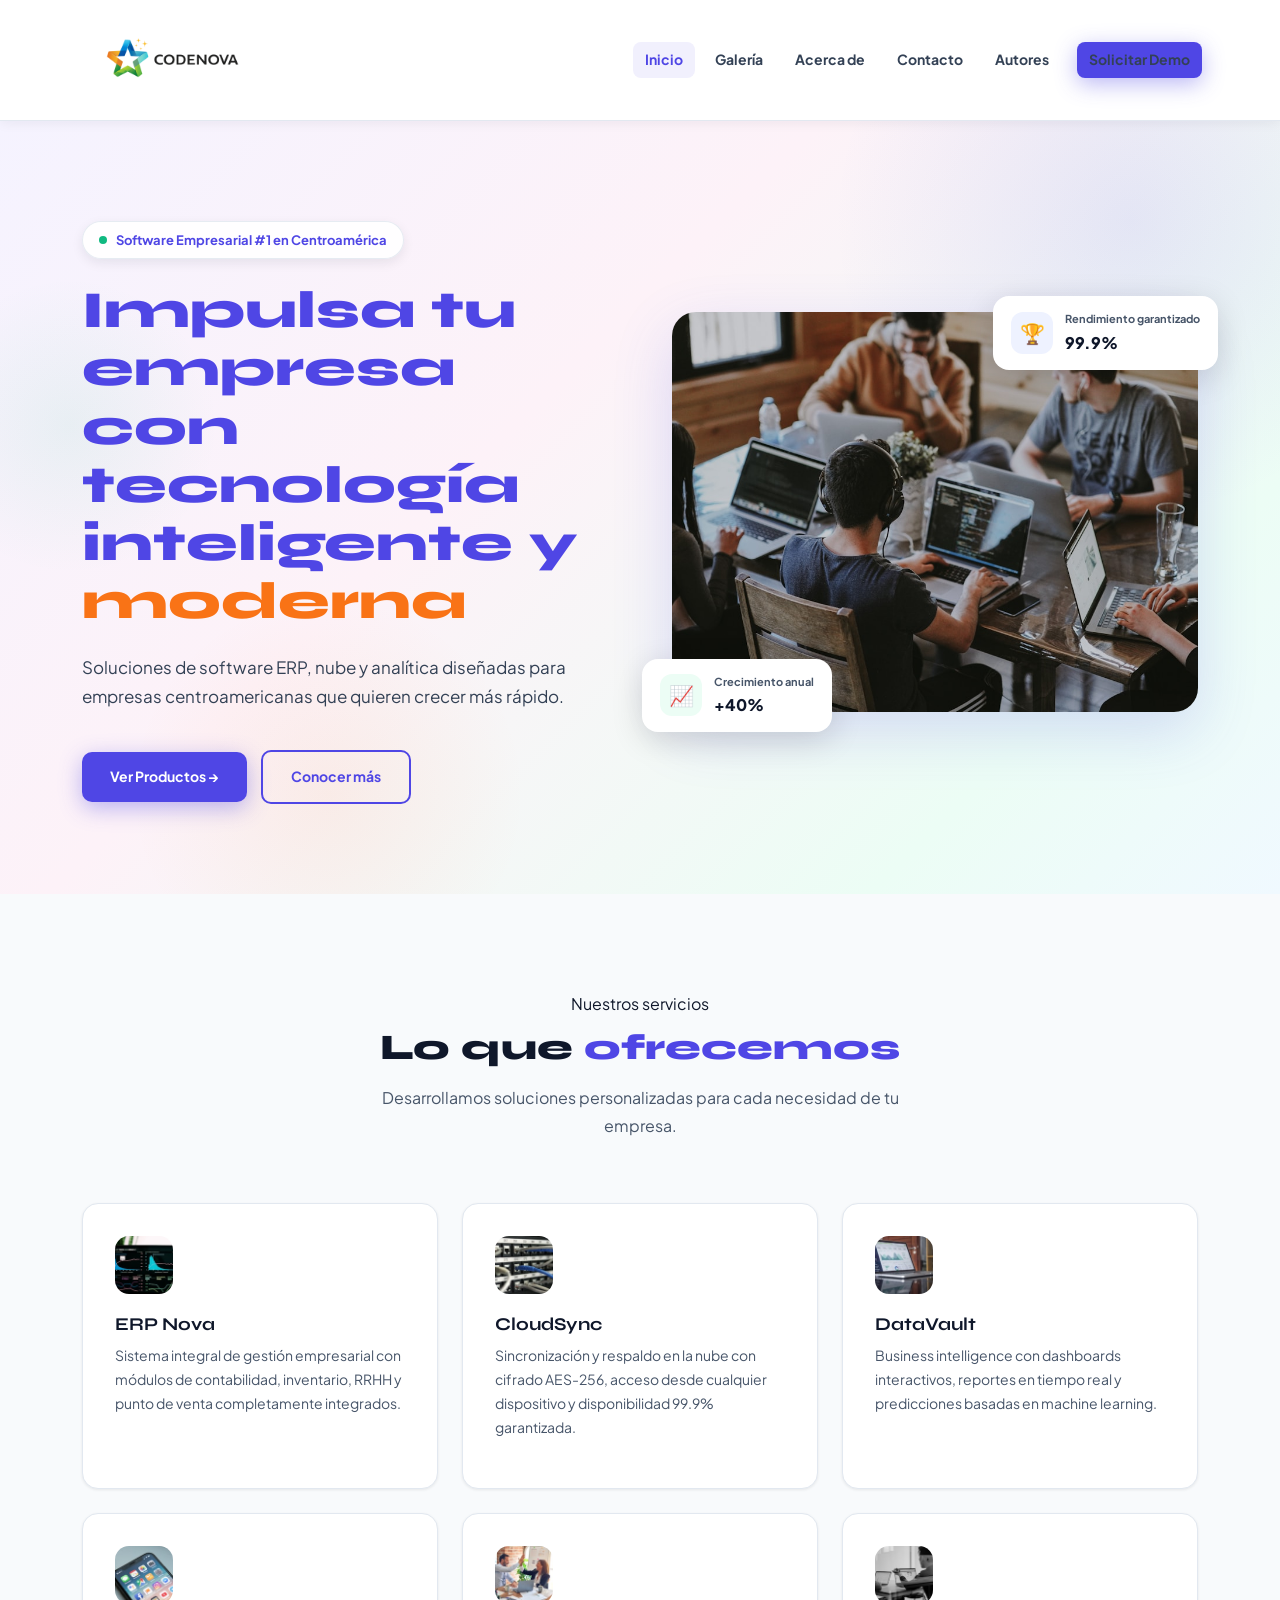
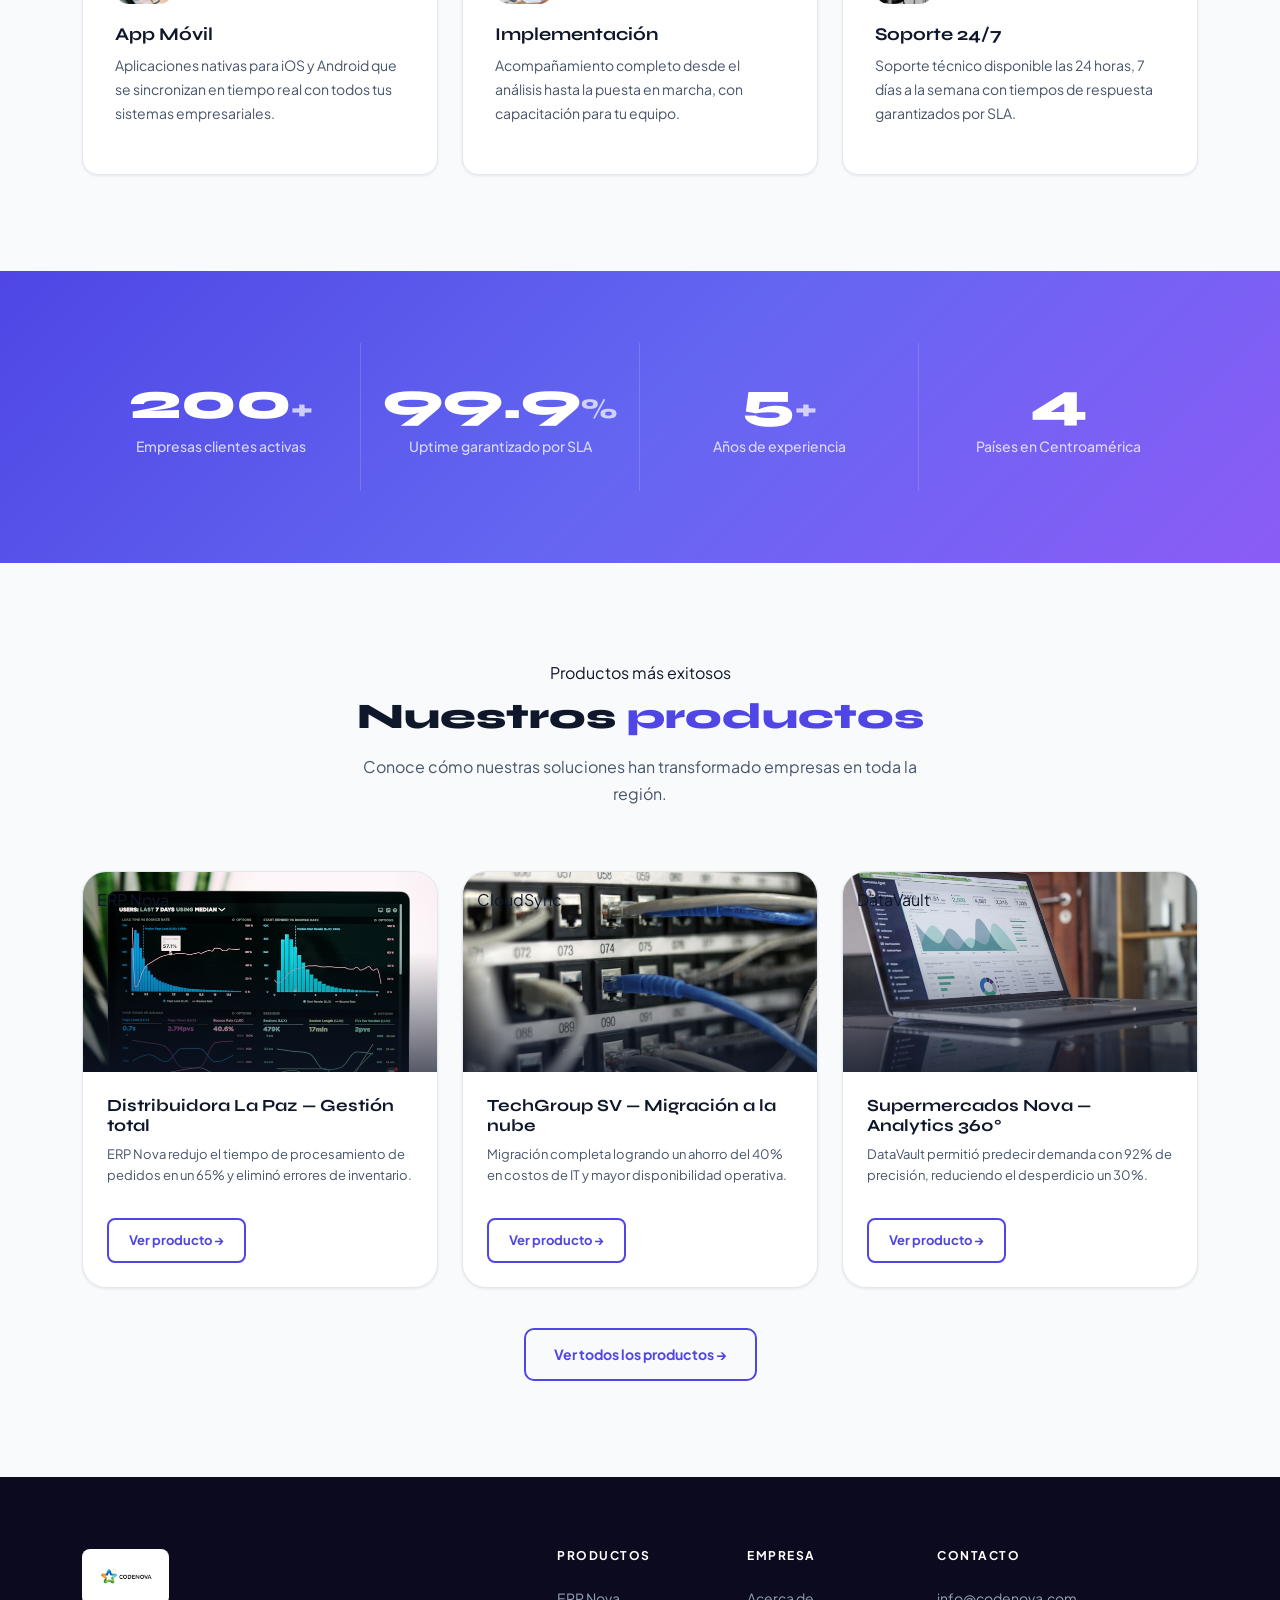
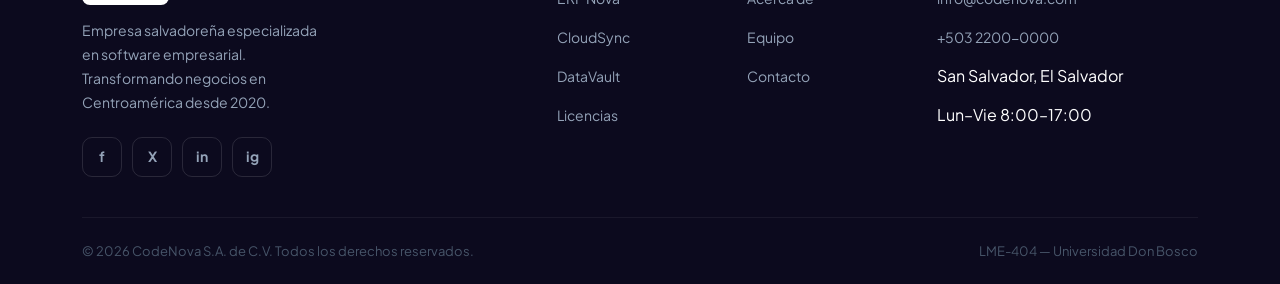
<file: index.html>
<!DOCTYPE html>
<html lang="es">
<head>
  <meta charset="UTF-8"/>
  <meta name="viewport" content="width=device-width, initial-scale=1.0"/>
  <title>CodeNova — Software Empresarial</title>
  <link href="https://cdn.jsdelivr.net/npm/bootstrap@5.3.3/dist/css/bootstrap.min.css" rel="stylesheet"/>
  <link rel="stylesheet" href="css/styles.css"/>
</head>
<body>
<!-- NAVEGACIÓN -->
<nav class="nav-principal" id="navbar">
  <div class="nav-cont">
    <a href="index.html" class="nav-logo-link" aria-label="CodeNova">
      <img src="img/Logo.png" alt="CodeNova"/>
    </a>
    <ul class="nav-menu" id="navMenu">
      <li><a href="index.html" class="activo">Inicio</a></li>
      <li><a href="galeria.html">Galería</a></li>
      <li><a href="acerca.html">Acerca de</a></li>
      <li><a href="contacto.html">Contacto</a></li>
      <li><a href="autores.html">Autores</a></li>
      <li class="nav-accion">
        <a href="contacto.html" class="btn-cn btn-cn-primario btn-cn-pequeño">Solicitar Demo</a>
      </li>
    </ul>
    <button class="btn-menu" id="btnMenu" aria-label="Menú">
      <span></span><span></span><span></span>
    </button>
  </div>
</nav>
<main>
  <section class="hero-inicio">
    <div class="hero-fondo"></div>
    <div class="hero-burbuja hero-burbuja-1"></div>
    <div class="hero-burbuja hero-burbuja-2"></div>
    <div class="hero-burbuja hero-burbuja-3"></div>
    <div class="container">
      <div class="hero-grid">
        <div class="hero-texto">
          <div class="hero-label animar-entrada">
            <span class="punto-verde"></span>
            Software Empresarial #1 en Centroamérica
          </div>
          <h1 class="animar-entrada-2">
            Impulsa tu empresa con tecnología inteligente y <span class="texto-naranja">moderna</span>
          </h1>
          <p class="hero-parrafo animar-entrada-3">
            Soluciones de software ERP, nube y analítica diseñadas para empresas centroamericanas que quieren crecer más rápido.
          </p>
          <div class="hero-botones animar-entrada-3">
            <a href="galeria.html" class="btn-cn btn-cn-primario">Ver Productos &rarr;</a>
            <a href="acerca.html"  class="btn-cn btn-cn-borde">Conocer más</a>
          </div>
        </div>
        <div class="hero-img animar-entrada-2">
          <div class="tarj-float tarj-float-inf">
            <div class="icono-tarjeta icono-verde">📈</div>
            <div>
              <div class="tarjeta-etiq">Crecimiento anual</div>
              <div class="tarjeta-valor">+40%</div>
            </div>
          </div>
          <div class="hero-img-prin">
            <img src="img/index imagen prinsipal.jpeg" alt="Equipo CodeNova"/>
          </div>
          <div class="tarj-float tarj-float-sup">
            <div class="icono-tarjeta icono-indigo">🏆</div>
            <div>
              <div class="tarjeta-etiq">Rendimiento garantizado</div>
              <div class="tarjeta-valor">99.9%</div>
            </div>
          </div>
        </div>
      </div>
    </div>
  </section>
  <!-- SERVICIOS -->
  <section class="seccion-gris">
    <div class="container">
      <div class="cab-sec">
        <div class="etiqueta etiqueta-indigo">Nuestros servicios</div>
        <h2>Lo que <span>ofrecemos</span></h2>
        <p>Desarrollamos soluciones personalizadas para cada necesidad de tu empresa.</p>
      </div>
      <div class="row g-4">
        <div class="col-lg-4 col-md-6">
          <div class="tarjeta-servicio linea-indigo">
            <div class="servicio-icono">
              <img src="img/tarjeta servicio1.jpeg" alt="ERP"/>
            </div>
            <h3>ERP Nova</h3>
            <p>Sistema integral de gestión empresarial con módulos de contabilidad, inventario, RRHH y punto de venta completamente integrados.</p>
          </div>
        </div>
        <div class="col-lg-4 col-md-6">
          <div class="tarjeta-servicio linea-naranja">
            <div class="servicio-icono">
              <img src="img/targeta servicio2.jpeg" alt="Cloud"/>
            </div>
            <h3>CloudSync</h3>
            <p>Sincronización y respaldo en la nube con cifrado AES-256, acceso desde cualquier dispositivo y disponibilidad 99.9% garantizada.</p>
          </div>
        </div>
        <div class="col-lg-4 col-md-6">
          <div class="tarjeta-servicio linea-verde">
            <div class="servicio-icono">
              <img src="img/targeta servicio3.jpeg" alt="Analytics"/>
            </div>
            <h3>DataVault</h3>
            <p>Business intelligence con dashboards interactivos, reportes en tiempo real y predicciones basadas en machine learning.</p>
          </div>
        </div>
        <div class="col-lg-4 col-md-6">
          <div class="tarjeta-servicio linea-cielo">
            <div class="servicio-icono">
              <img src="img/targeta servicio4.jpeg" alt="Mobile"/>
            </div>
            <h3>App Móvil</h3>
            <p>Aplicaciones nativas para iOS y Android que se sincronizan en tiempo real con todos tus sistemas empresariales.</p>
          </div>
        </div>
        <div class="col-lg-4 col-md-6">
          <div class="tarjeta-servicio linea-rosa">
            <div class="servicio-icono">
              <img src="img/targeta servicio5.jpeg" alt="Impl"/>
            </div>
            <h3>Implementación</h3>
            <p>Acompañamiento completo desde el análisis hasta la puesta en marcha, con capacitación para tu equipo.</p>
          </div>
        </div>
        <div class="col-lg-4 col-md-6">
          <div class="tarjeta-servicio linea-ambar">
            <div class="servicio-icono">
              <img src="img/targeta servicio6.jpeg" alt="Soporte"/>
            </div>
            <h3>Soporte 24/7</h3>
            <p>Soporte técnico disponible las 24 horas, 7 días a la semana con tiempos de respuesta garantizados por SLA.</p>
          </div>
        </div>
      </div>
    </div>
  </section>
 
  <!-- ESTADÍSTICAS -->
  <div class="sec-est">
    <div class="container">
      <div class="row g-0">
        <div class="est-item col-6 col-lg-3">
          <div class="est-num">200<span class="est-unid">+</span></div>
          <div class="est-etq">Empresas clientes activas</div>
        </div>
        <div class="est-item col-6 col-lg-3">
          <div class="est-num">99.9<span class="est-unid">%</span></div>
          <div class="est-etq">Uptime garantizado por SLA</div>
        </div>
        <div class="est-item col-6 col-lg-3">
          <div class="est-num">5<span class="est-unid">+</span></div>
          <div class="est-etq">Años de experiencia</div>
        </div>
        <div class="est-item col-6 col-lg-3">
          <div class="est-num">4</div>
          <div class="est-etq">Países en Centroamérica</div>
        </div>
      </div>
    </div>
  </div>
  <!-- PRODUCTOS -->
  <section class="seccion-gris">
    <div class="container">
      <div class="cab-sec">
        <div class="etiqueta etiqueta-naranja">Productos más exitosos</div>
        <h2>Nuestros <span>productos</span></h2>
        <p>Conoce cómo nuestras soluciones han transformado empresas en toda la región.</p>
      </div>
      <div class="row g-4">
        <div class="col-lg-4 col-md-6">
          <div class="tarjeta-producto">
            <div class="producto-imagen">
              <img src="img/producto index1.jpeg" alt="ERP"/>
              <div class="producto-sombra"></div>
              <div class="producto-badge"><span class="etiqueta etiqueta-indigo etiqueta-xs">ERP Nova</span></div>
            </div>
            <div class="producto-texto">
              <h3>Distribuidora La Paz — Gestión total</h3>
              <p>ERP Nova redujo el tiempo de procesamiento de pedidos en un 65% y eliminó errores de inventario.</p>
              <a href="galeria.html" class="btn-cn btn-cn-borde btn-cn-pequeño mt-14">Ver producto &rarr;</a>
            </div>
          </div>
        </div>
        <div class="col-lg-4 col-md-6">
          <div class="tarjeta-producto">
            <div class="producto-imagen">
              <img src="img/producto index2.jpeg" alt="CloudSync"/>
              <div class="producto-sombra"></div>
              <div class="producto-badge"><span class="etiqueta etiqueta-verde etiqueta-xs">CloudSync</span></div>
            </div>
            <div class="producto-texto">
              <h3>TechGroup SV — Migración a la nube</h3>
              <p>Migración completa logrando un ahorro del 40% en costos de IT y mayor disponibilidad operativa.</p>
              <a href="galeria.html" class="btn-cn btn-cn-borde btn-cn-pequeño mt-14">Ver producto &rarr;</a>
            </div>
          </div>
        </div>
        <div class="col-lg-4 col-md-6">
          <div class="tarjeta-producto">
            <div class="producto-imagen">
              <img src="img/producto index3.jpeg" alt="DataVault"/>
              <div class="producto-sombra"></div>
              <div class="producto-badge"><span class="etiqueta etiqueta-rosa etiqueta-xs">DataVault</span></div>
            </div>
            <div class="producto-texto">
              <h3>Supermercados Nova — Analytics 360°</h3>
              <p>DataVault permitió predecir demanda con 92% de precisión, reduciendo el desperdicio un 30%.</p>
              <a href="galeria.html" class="btn-cn btn-cn-borde btn-cn-pequeño mt-14">Ver producto &rarr;</a>
            </div>
          </div>
        </div>
      </div>
      <div class="centrar-mt">
        <a href="galeria.html" class="btn-cn btn-cn-borde">Ver todos los productos &rarr;</a>
      </div>
    </div>
  </section>

</main>
<!-- PIE DE PÁGINA -->
<footer class="pie-pagina">
  <div class="container">
    <div class="row gy-4">
      <div class="col-lg-5">
        <div class="pie-descripcion">
          <a href="index.html" class="pie-logo" aria-label="CodeNova">
            <img src="img/Logo.png" alt="CodeNova"/>
          </a>
          <p>Empresa salvadoreña especializada en software empresarial. Transformando negocios en Centroamérica desde 2020.</p>
          <div class="redes-sociales">
            <a href="#" aria-label="Facebook">f</a>
            <a href="#" aria-label="X">X</a>
            <a href="#" aria-label="LinkedIn">in</a>
            <a href="#" aria-label="Instagram">ig</a>
          </div>
        </div>
      </div>
      <div class="col-lg-2 col-md-4">
        <div class="columna-pie">
          <h4>Productos</h4>
          <ul>
            <li><a href="galeria.html">ERP Nova</a></li>
            <li><a href="galeria.html">CloudSync</a></li>
            <li><a href="galeria.html">DataVault</a></li>
            <li><a href="contacto.html">Licencias</a></li>
          </ul>
        </div>
      </div>
      <div class="col-lg-2 col-md-4">
        <div class="columna-pie">
          <h4>Empresa</h4>
          <ul>
            <li><a href="acerca.html">Acerca de</a></li>
            <li><a href="autores.html">Equipo</a></li>
            <li><a href="contacto.html">Contacto</a></li>
          </ul>
        </div>
      </div>
      <div class="col-lg-3 col-md-4">
        <div class="columna-pie">
          <h4>Contacto</h4>
          <ul>
            <li><a href="mailto:info@codenova.com">info@codenova.com</a></li>
            <li><a href="tel:+50322000000">+503 2200-0000</a></li>
            <li>San Salvador, El Salvador</li>
            <li>Lun–Vie 8:00–17:00</li>
          </ul>
        </div>
      </div>
    </div>
    <div class="pie-inferior">
      <span>&copy; 2026 CodeNova S.A. de C.V. Todos los derechos reservados.</span>
      <span>LME-404 &mdash; Universidad Don Bosco</span>
    </div>
  </div>
</footer>
</body>
</html>
</file>
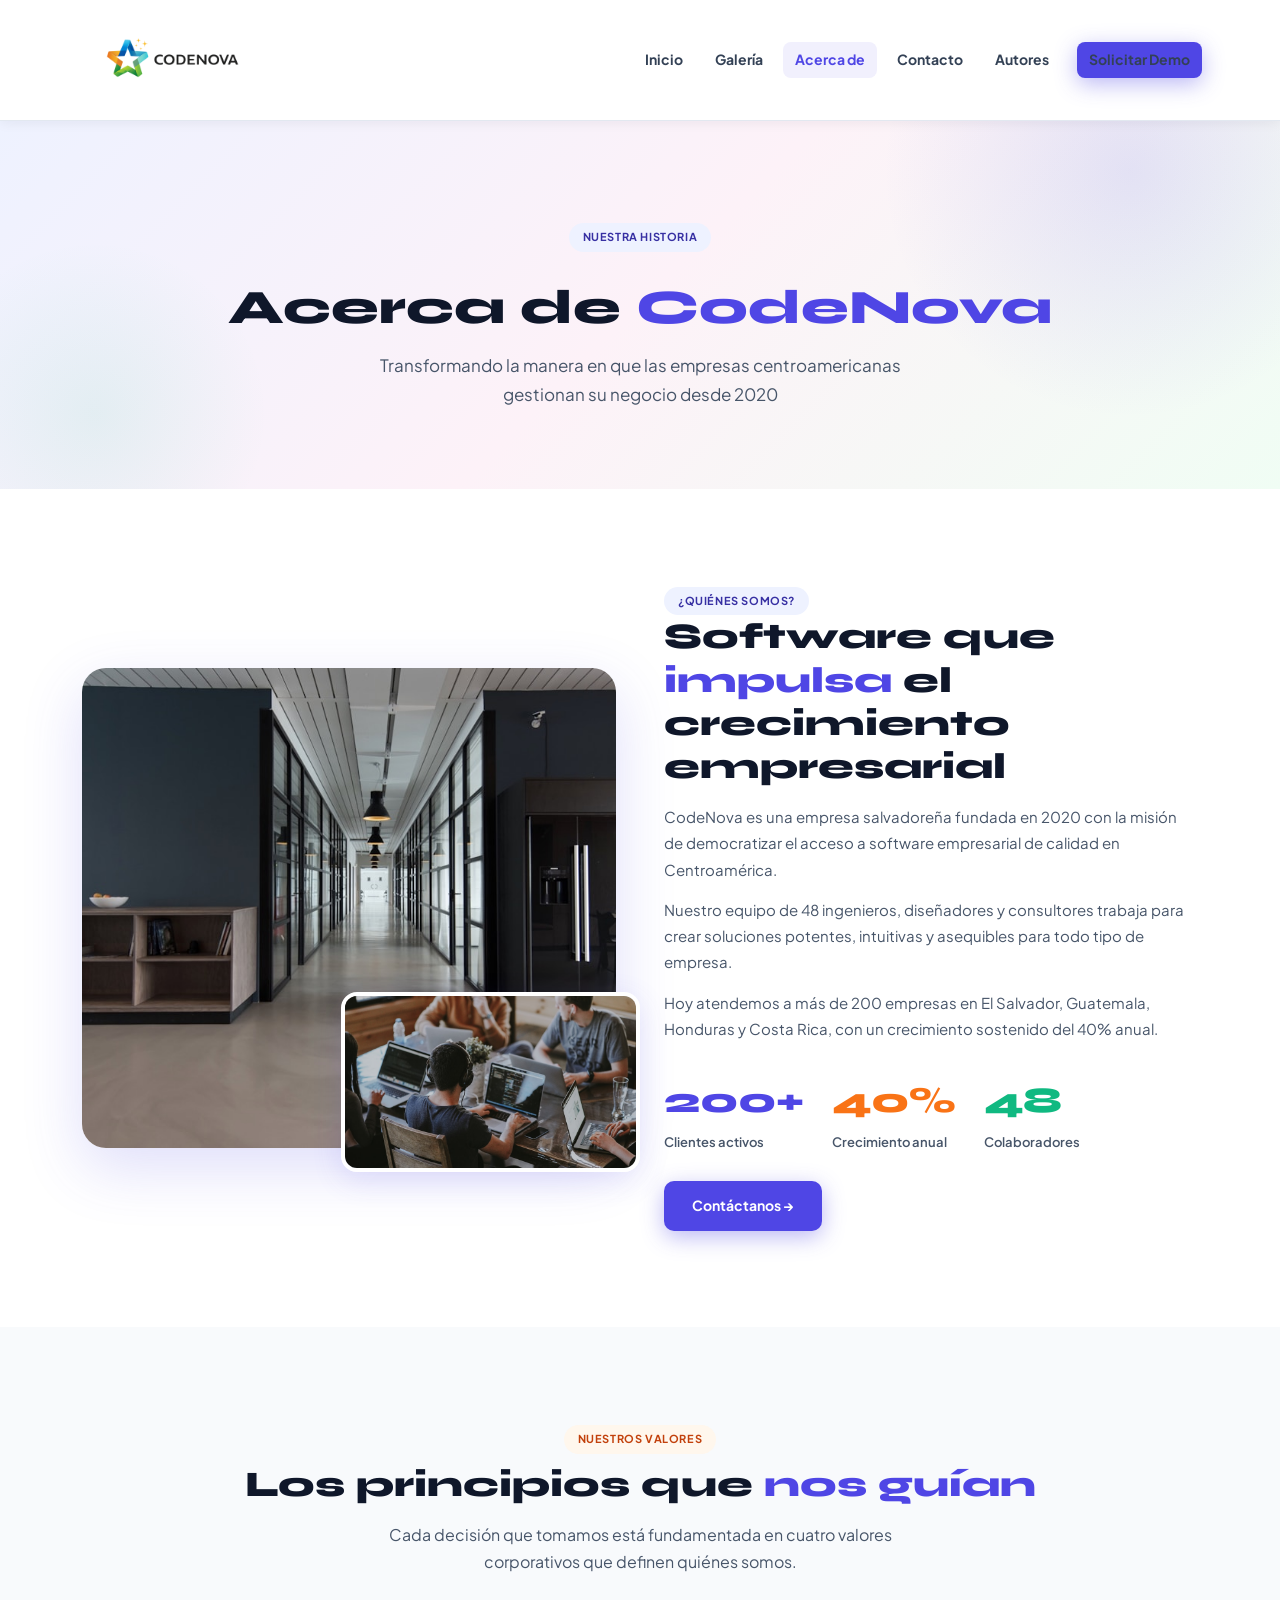
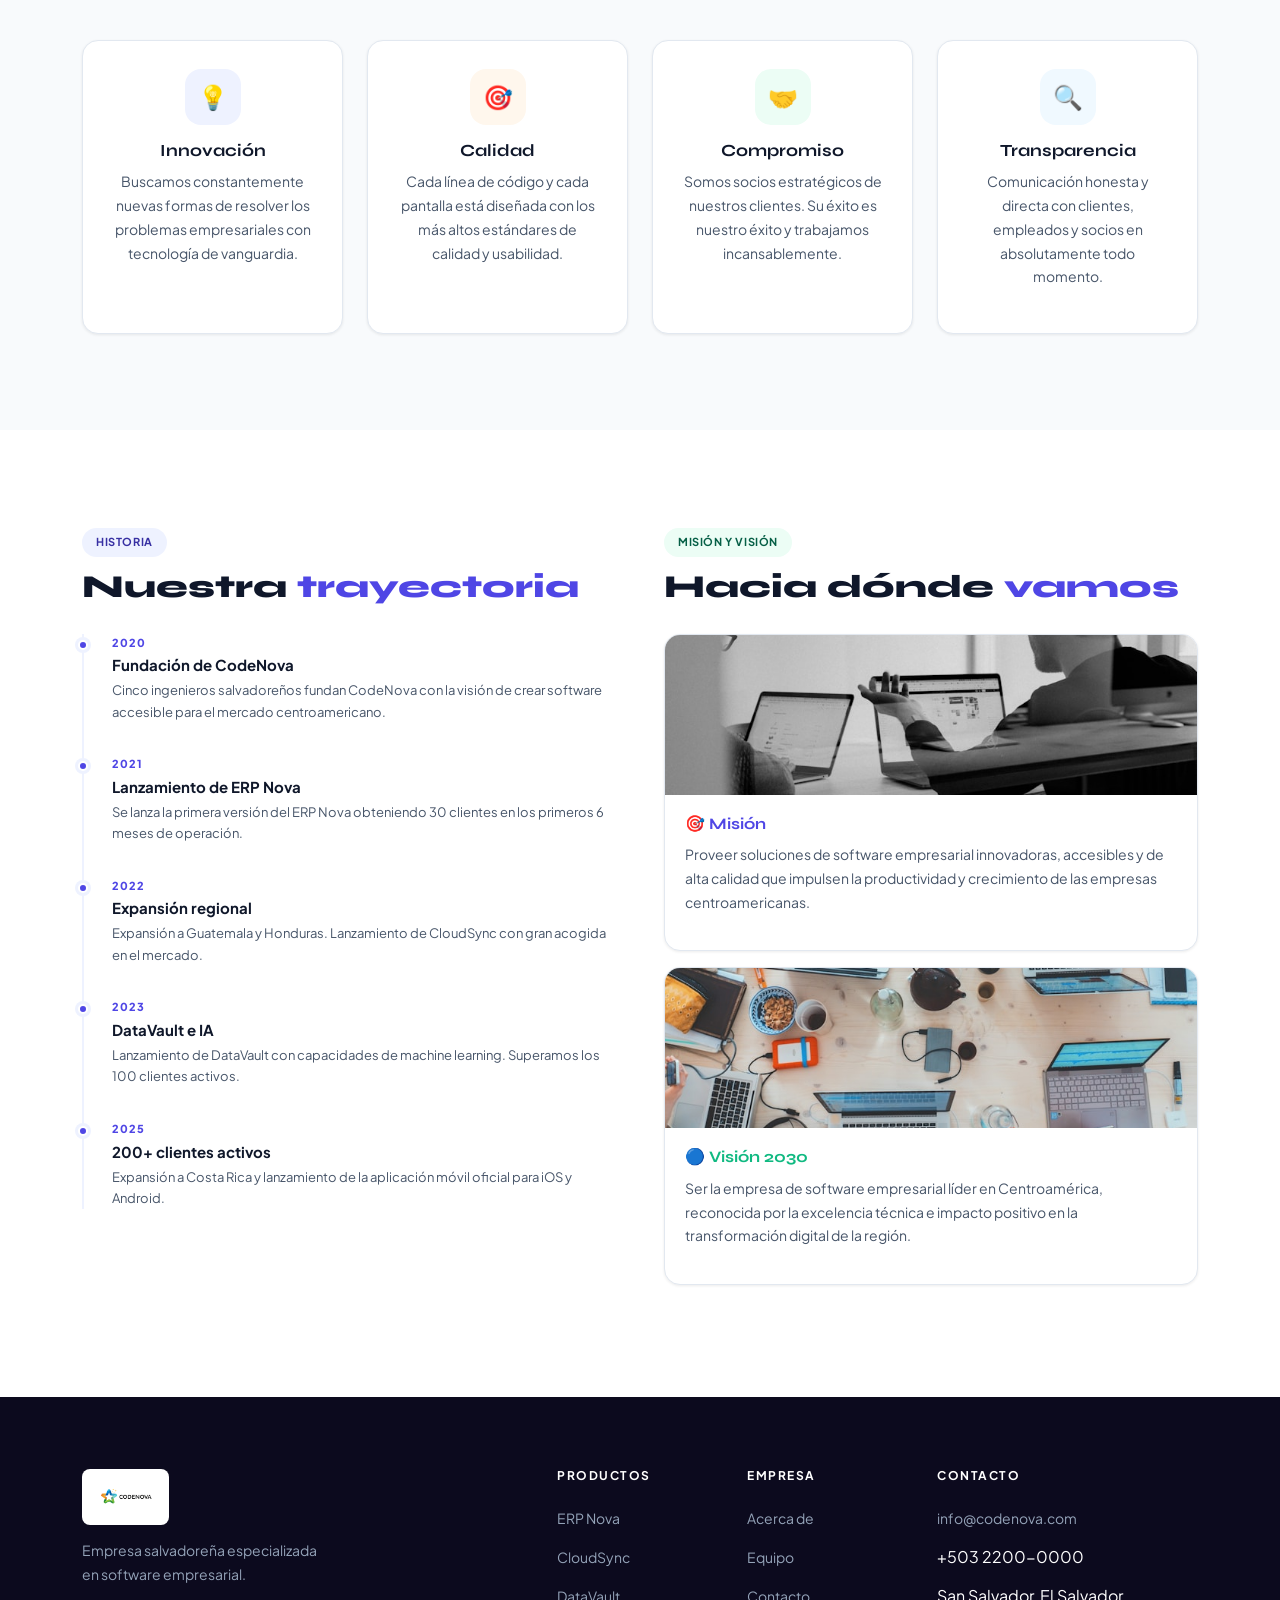
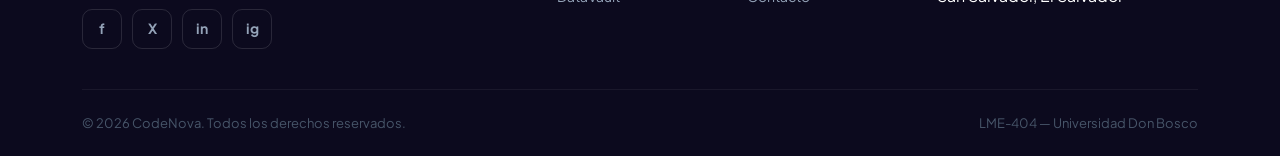
<file: acerca.html>
<!DOCTYPE html>
<html lang="es">
<head>
  <meta charset="UTF-8"/>
  <meta name="viewport" content="width=device-width, initial-scale=1.0"/>
  <title>Acerca de — CodeNova</title>
  <link href="https://cdn.jsdelivr.net/npm/bootstrap@5.3.3/dist/css/bootstrap.min.css" rel="stylesheet"/>
  <link rel="stylesheet" href="css/styles.css"/>
</head>
<body>
<nav class="nav-principal" id="navbar">
  <div class="nav-cont">
    <a href="index.html" class="nav-logo-link" aria-label="CodeNova">
      <img src="img/Logo.png" alt="CodeNova"/>
    </a>
    <ul class="nav-menu" id="navMenu">
      <li><a href="index.html">Inicio</a></li>
      <li><a href="galeria.html">Galería</a></li>
      <li><a href="acerca.html" class="activo">Acerca de</a></li>
      <li><a href="contacto.html">Contacto</a></li>
      <li><a href="autores.html">Autores</a></li>
      <li class="nav-accion">
        <a href="contacto.html" class="btn-cn btn-cn-primario btn-cn-pequeño">Solicitar Demo</a>
      </li>
    </ul>
    <button class="btn-menu" id="btnMenu" aria-label="Menú">
      <span></span><span></span><span></span>
    </button>
  </div>
</nav>
<main>
  <div class="enc-pag">
    <div class="enc-pag-fondo"></div>
    <div class="enc-pag-burbuja burbuja-der"></div>
    <div class="enc-pag-burbuja burbuja-izq"></div>
    <div class="enc-pag-cont">
      <div class="container">
        <div class="etq etq-ind mb-16">Nuestra historia</div>
        <h1>Acerca de <span>CodeNova</span></h1>
        <p>Transformando la manera en que las empresas centroamericanas gestionan su negocio desde 2020</p>
      </div>
    </div>
  </div>
  <!-- QUIÉNES SOMOS -->
  <section>
    <div class="container">
      <div class="row g-5 align-items-center">
        <div class="col-lg-6">
          <div class="fotos-acerca">
            <div class="foto-acerca-principal">
              <img src="img/imagen_prinsipal_acercade.jpeg" alt="Oficina CodeNova"/>
            </div>
            <div class="foto-acerca-flotante">
              <img src="img/index imagen prinsipal.jpeg" alt="Equipo trabajando"/>
            </div>
          </div>
        </div>
        <div class="col-lg-6">
          <div class="texto-acerca">
            <div class="etq etq-ind">¿Quiénes somos?</div>
            <h2>Software que <span>impulsa</span> el crecimiento empresarial</h2>
            <p>CodeNova es una empresa salvadoreña fundada en 2020 con la misión de democratizar el acceso a software empresarial de calidad en Centroamérica.</p>
            <p>Nuestro equipo de 48 ingenieros, diseñadores y consultores trabaja para crear soluciones potentes, intuitivas y asequibles para todo tipo de empresa.</p>
            <p>Hoy atendemos a más de 200 empresas en El Salvador, Guatemala, Honduras y Costa Rica, con un crecimiento sostenido del 40% anual.</p>
            <div class="fila-stats">
              <div>
                <div class="stat-numero stat-indigo">200+</div>
                <div class="stat-label">Clientes activos</div>
              </div>
              <div>
                <div class="stat-numero stat-naranja">40%</div>
                <div class="stat-label">Crecimiento anual</div>
              </div>
              <div>
                <div class="stat-numero stat-verde">48</div>
                <div class="stat-label">Colaboradores</div>
              </div>
            </div>
            <a href="contacto.html" class="btn-cn btn-cn-primario">Contáctanos &rarr;</a>
          </div>
        </div>
      </div>
    </div>
  </section>
  <!-- VALORES -->
  <section class="seccion-clara">
    <div class="container">
      <div class="cab-sec">
        <div class="etq etq-nar">Nuestros valores</div>
        <h2>Los principios que <span>nos guían</span></h2>
        <p>Cada decisión que tomamos está fundamentada en cuatro valores corporativos que definen quiénes somos.</p>
      </div>
      <div class="row g-4">
        <div class="col-lg-3 col-sm-6">
          <div class="tarjeta-valor-empresa">
            <div class="valor-icono icono-bg-indigo">💡</div>
            <h3>Innovación</h3>
            <p>Buscamos constantemente nuevas formas de resolver los problemas empresariales con tecnología de vanguardia.</p>
          </div>
        </div>
        <div class="col-lg-3 col-sm-6">
          <div class="tarjeta-valor-empresa">
            <div class="valor-icono icono-bg-naranja">🎯</div>
            <h3>Calidad</h3>
            <p>Cada línea de código y cada pantalla está diseñada con los más altos estándares de calidad y usabilidad.</p>
          </div>
        </div>
        <div class="col-lg-3 col-sm-6">
          <div class="tarjeta-valor-empresa">
            <div class="valor-icono icono-bg-verde">🤝</div>
            <h3>Compromiso</h3>
            <p>Somos socios estratégicos de nuestros clientes. Su éxito es nuestro éxito y trabajamos incansablemente.</p>
          </div>
        </div>
        <div class="col-lg-3 col-sm-6">
          <div class="tarjeta-valor-empresa">
            <div class="valor-icono icono-bg-cielo">🔍</div>
            <h3>Transparencia</h3>
            <p>Comunicación honesta y directa con clientes, empleados y socios en absolutamente todo momento.</p>
          </div>
        </div>
      </div>
    </div>
  </section>
  <!-- HISTORIA + MISIÓN -->
  <section>
    <div class="container">
      <div class="row g-5 align-items-start">
        <div class="col-lg-6">
          <div class="etq etq-ind">Historia</div>
          <h2 class="subtitulo-seccion">Nuestra <span class="texto-indigo">trayectoria</span></h2>
          <div class="linea-tiempo">
            <div class="evento-tiempo">
              <div class="evento-anio">2020</div>
              <h4>Fundación de CodeNova</h4>
              <p>Cinco ingenieros salvadoreños fundan CodeNova con la visión de crear software accesible para el mercado centroamericano.</p>
            </div>
            <div class="evento-tiempo">
              <div class="evento-anio">2021</div>
              <h4>Lanzamiento de ERP Nova</h4>
              <p>Se lanza la primera versión del ERP Nova obteniendo 30 clientes en los primeros 6 meses de operación.</p>
            </div>
            <div class="evento-tiempo">
              <div class="evento-anio">2022</div>
              <h4>Expansión regional</h4>
              <p>Expansión a Guatemala y Honduras. Lanzamiento de CloudSync con gran acogida en el mercado.</p>
            </div>
            <div class="evento-tiempo">
              <div class="evento-anio">2023</div>
              <h4>DataVault e IA</h4>
              <p>Lanzamiento de DataVault con capacidades de machine learning. Superamos los 100 clientes activos.</p>
            </div>
            <div class="evento-tiempo">
              <div class="evento-anio">2025</div>
              <h4>200+ clientes activos</h4>
              <p>Expansión a Costa Rica y lanzamiento de la aplicación móvil oficial para iOS y Android.</p>
            </div>
          </div>
        </div>
        <div class="col-lg-6">
          <div class="etq etq-ver">Misión y visión</div>
          <h2 class="subtitulo-seccion">Hacia dónde <span class="texto-indigo">vamos</span></h2>
          <div class="tarjeta-mision">
            <img src="img/historia1.jpeg" alt="Misión" class="tarjeta-mision-imagen"/>
            <div class="tarjeta-mision-cuerpo">
              <h3 class="titulo-indigo">🎯 Misión</h3>
              <p class="texto-normal">Proveer soluciones de software empresarial innovadoras, accesibles y de alta calidad que impulsen la productividad y crecimiento de las empresas centroamericanas.</p>
            </div>
          </div>
          <div class="tarjeta-mision">
            <img src="img/historia2.jpeg" alt="Visión" class="tarjeta-mision-imagen"/>
            <div class="tarjeta-mision-cuerpo">
              <h3 class="titulo-verde">🔵 Visión 2030</h3>
              <p class="texto-normal">Ser la empresa de software empresarial líder en Centroamérica, reconocida por la excelencia técnica e impacto positivo en la transformación digital de la región.</p>
            </div>
          </div>
        </div>
      </div>
    </div>
  </section>
</main>
<footer class="pie-pagina">
  <div class="container">
    <div class="row gy-4">
      <div class="col-lg-5">
        <div class="pie-descripcion">
          <a href="index.html" class="pie-logo" aria-label="CodeNova"><img src="img/Logo.png" alt="CodeNova"/></a>
          <p>Empresa salvadoreña especializada en software empresarial.</p>
          <div class="redes-sociales"><a href="#">f</a><a href="#">X</a><a href="#">in</a><a href="#">ig</a></div>
        </div>
      </div>
      <div class="col-lg-2 col-md-4">
        <div class="columna-pie"><h4>Productos</h4><ul><li><a href="galeria.html">ERP Nova</a></li><li><a href="galeria.html">CloudSync</a></li><li><a href="galeria.html">DataVault</a></li></ul></div>
      </div>
      <div class="col-lg-2 col-md-4">
        <div class="columna-pie"><h4>Empresa</h4><ul><li><a href="acerca.html">Acerca de</a></li><li><a href="autores.html">Equipo</a></li><li><a href="contacto.html">Contacto</a></li></ul></div>
      </div>
      <div class="col-lg-3 col-md-4">
        <div class="columna-pie"><h4>Contacto</h4><ul><li><a href="mailto:info@codenova.com">info@codenova.com</a></li><li>+503 2200-0000</li><li>San Salvador, El Salvador</li></ul></div>
      </div>
    </div>
    <div class="pie-inferior"><span>&copy; 2026 CodeNova. Todos los derechos reservados.</span><span>LME-404 &mdash; Universidad Don Bosco</span></div>
  </div>
</footer>
</body>
</html>
</file>
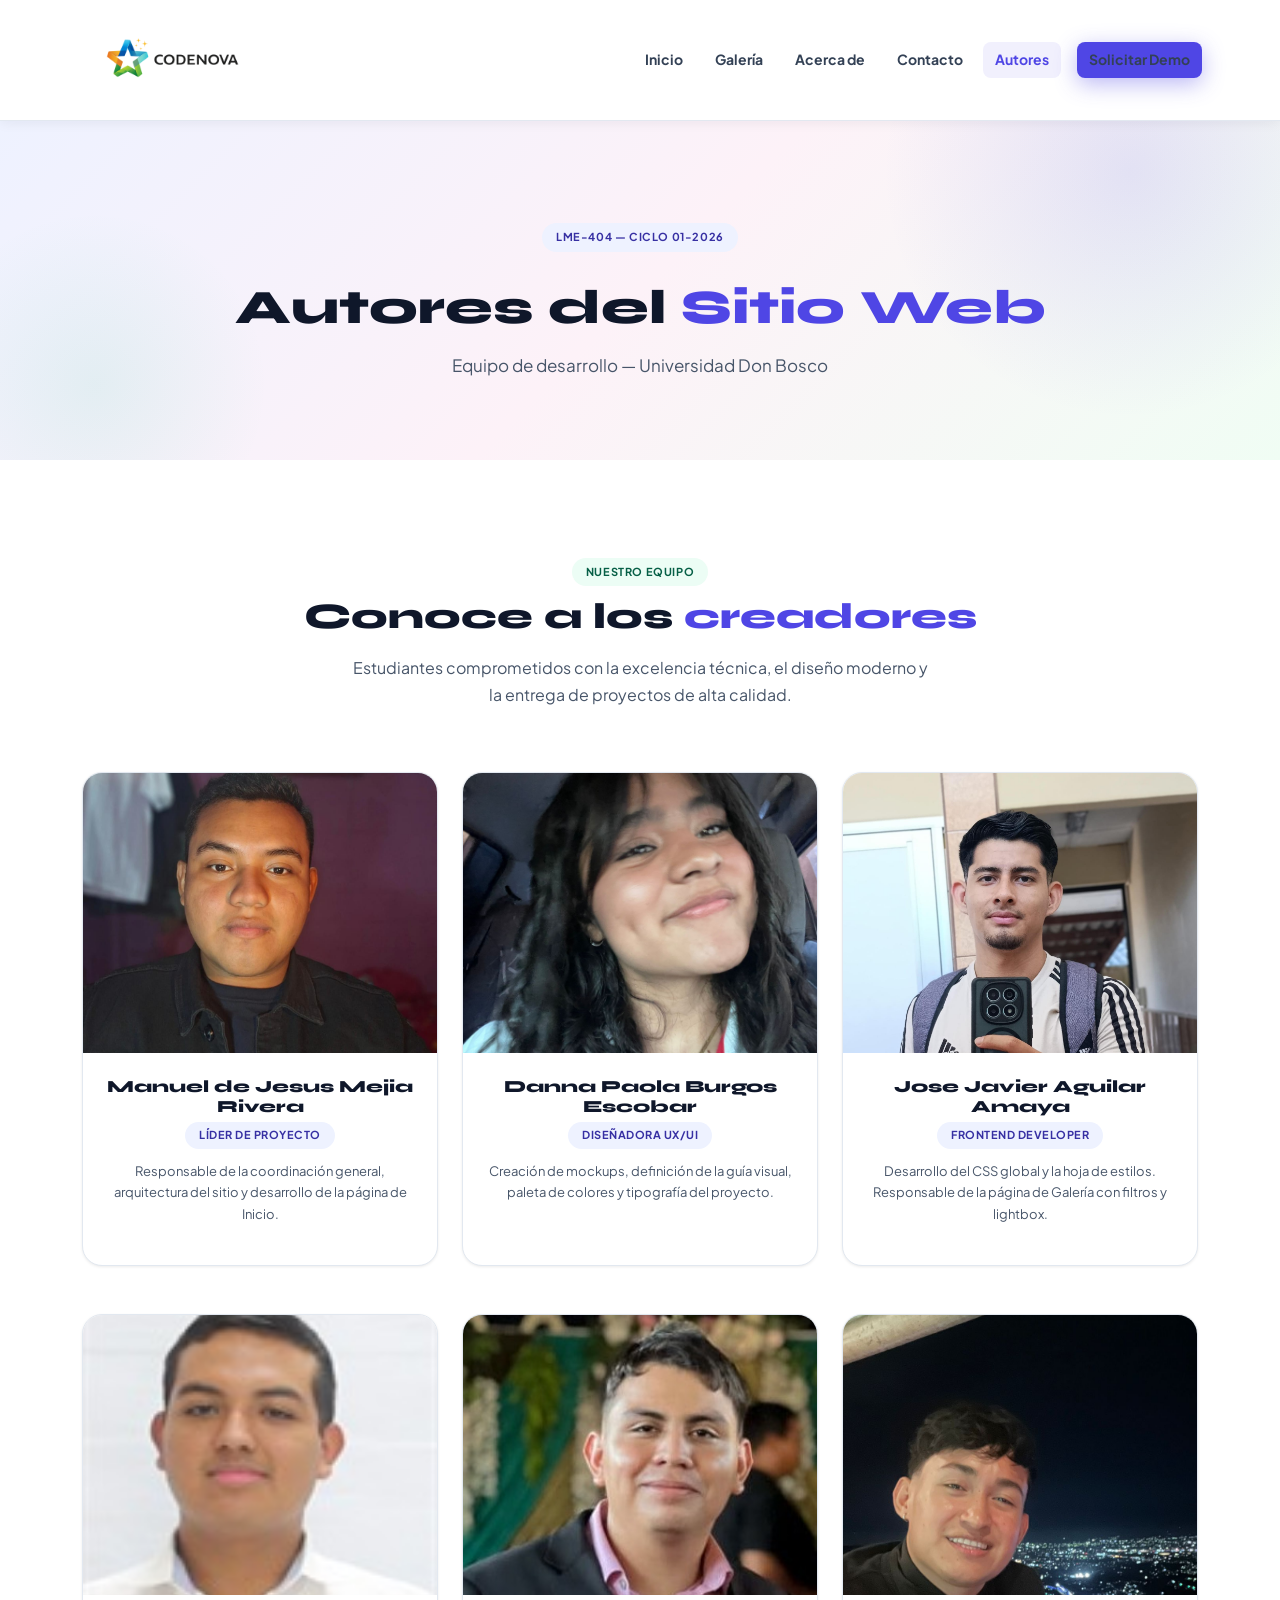
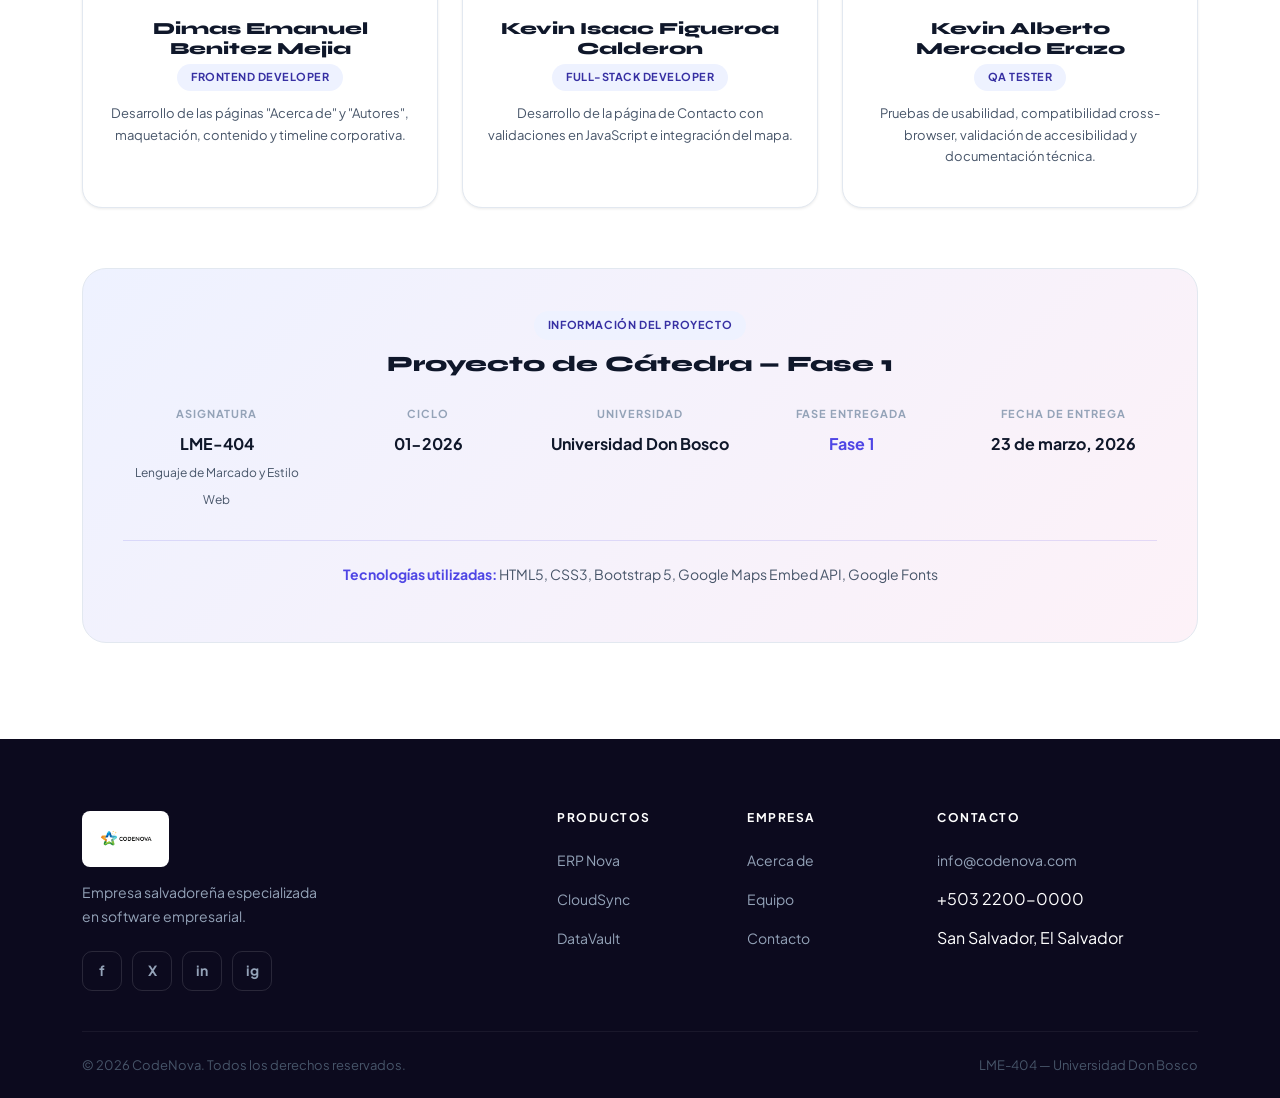
<file: autores.html>
<!DOCTYPE html>
<html lang="es">
<head>
  <meta charset="UTF-8"/>
  <meta name="viewport" content="width=device-width, initial-scale=1.0"/>
  <title>Autores — CodeNova</title>
  <link href="https://cdn.jsdelivr.net/npm/bootstrap@5.3.3/dist/css/bootstrap.min.css" rel="stylesheet"/>
  <link rel="stylesheet" href="css/styles.css"/>
</head>
<body>

<nav class="nav-principal" id="navbar">
  <div class="nav-cont">
    <a href="index.html" class="nav-logo-link" aria-label="CodeNova">
      <img src="img/Logo.png" alt="CodeNova"/>
    </a>
    <ul class="nav-menu" id="navMenu">
      <li><a href="index.html">Inicio</a></li>
      <li><a href="galeria.html">Galería</a></li>
      <li><a href="acerca.html">Acerca de</a></li>
      <li><a href="contacto.html">Contacto</a></li>
      <li><a href="autores.html" class="activo">Autores</a></li>
      <li class="nav-accion">
        <a href="contacto.html" class="btn-cn btn-cn-primario btn-cn-pequeño">Solicitar Demo</a>
      </li>
    </ul>
    <button class="btn-menu" id="btnMenu" aria-label="Menú">
      <span></span><span></span><span></span>
    </button>
  </div>
</nav>
<main>
  <div class="enc-pag">
    <div class="enc-pag-fondo"></div>
    <div class="enc-pag-burbuja burbuja-der"></div>
    <div class="enc-pag-burbuja burbuja-izq"></div>
    <div class="enc-pag-cont">
      <div class="container">
        <div class="etq etq-ind mb-16">LME-404 — Ciclo 01-2026</div>
        <h1>Autores del <span>Sitio Web</span></h1>
        <p>Equipo de desarrollo — Universidad Don Bosco</p>
      </div>
    </div>
  </div>
  <section>
    <div class="container">
      <div class="cab-sec">
        <div class="etq etq-ver">Nuestro equipo</div>
        <h2>Conoce a los <span>creadores</span></h2>
        <p>Estudiantes comprometidos con la excelencia técnica, el diseño moderno y la entrega de proyectos de alta calidad.</p>
      </div>
      <!-- Fila 1 de autores  -->
      <div class="row g-4">
        <div class="col-lg-4 col-md-6">
          <div class="tarjeta-autor">
            <div class="autor-foto">
              <img src="img/lider de proyecto.jpeg" alt="Manuel de Jesus Mejia Rivera" class="ajustar-img"/>
              <div class="autor-foto-sombra"></div>
            </div>
            <div class="autor-cuerpo">
              <h3>Manuel de Jesus Mejia Rivera</h3>
              <span class="autor-rol">Líder de Proyecto</span>
              <p>Responsable de la coordinación general, arquitectura del sitio y desarrollo de la página de Inicio.</p>
            </div>
          </div>
        </div>
        <div class="col-lg-4 col-md-6">
          <div class="tarjeta-autor">
            <div class="autor-foto">
              <img src="img/UI.jpeg" alt="Danna Paola Burgos Escobar" class="ajustar-img"/>
              <div class="autor-foto-sombra"></div>
            </div>
            <div class="autor-cuerpo">
              <h3>Danna Paola Burgos Escobar</h3>
              <span class="autor-rol">Diseñadora UX/UI</span>
              <p>Creación de mockups, definición de la guía visual, paleta de colores y tipografía del proyecto.</p>
            </div>
          </div>
        </div>
        <div class="col-lg-4 col-md-6">
          <div class="tarjeta-autor">
            <div class="autor-foto">
              <img src="img/frontend developer.jpeg" alt="Jose Javier Aguilar Amaya" class="ajustar-img"/>
              <div class="autor-foto-sombra"></div>
            </div>
            <div class="autor-cuerpo">
              <h3>Jose Javier Aguilar Amaya</h3>
              <span class="autor-rol">Frontend Developer</span>
              <p>Desarrollo del CSS global y la hoja de estilos. Responsable de la página de Galería con filtros y lightbox.</p>
            </div>
          </div>
        </div>
      </div>
      <!-- Fila 2 de autores-->
      <div class="row g-4 justify-content-center mt-4">
        <div class="col-lg-4 col-md-6">
          <div class="tarjeta-autor">
            <div class="autor-foto">
              <img src="img/front end.jpeg" alt="Dimas Emanuel Benitez Mejia" class="ajustar-img"/>
              <div class="autor-foto-sombra"></div>
            </div>
            <div class="autor-cuerpo">
              <h3>Dimas Emanuel Benitez Mejia</h3>
              <span class="autor-rol">Frontend Developer</span>
              <p>Desarrollo de las páginas "Acerca de" y "Autores", maquetación, contenido y timeline corporativa.</p>
            </div>
          </div>
        </div>
        <div class="col-lg-4 col-md-6">
          <div class="tarjeta-autor">
            <div class="autor-foto">
              <img src="img/full stack.jpg" alt="Kevin Isaac Figueroa Calderon" class="ajustar-img"/>
              <div class="autor-foto-sombra"></div>
            </div>
            <div class="autor-cuerpo">
              <h3>Kevin Isaac Figueroa Calderon</h3>
              <span class="autor-rol">Full-Stack Developer</span>
              <p>Desarrollo de la página de Contacto con validaciones en JavaScript e integración del mapa.</p>
            </div>
          </div>
        </div>
        <div class="col-lg-4 col-md-6">
          <div class="tarjeta-autor">
            <div class="autor-foto">
              <img src="img/tester.jpeg" alt="Kevin Alberto Mercado Erazo" class="ajustar-img"/>
              <div class="autor-foto-sombra"></div>
            </div>
            <div class="autor-cuerpo">
              <h3>Kevin Alberto Mercado Erazo</h3>
              <span class="autor-rol">QA Tester</span>
              <p>Pruebas de usabilidad, compatibilidad cross-browser, validación de accesibilidad y documentación técnica.</p>
            </div>
          </div>
        </div>
      </div>
      <!-- Ficha del proyecto -->
      <div class="caja-proyecto">
        <div class="proyecto-cabecera">
          <div class="etq etq-ind mb-12">Información del proyecto</div>
          <h3 style="font-size: 22px; font-weight: 800;">Proyecto de Cátedra — Fase 1</h3>
        </div>
        <div class="proyecto-grid">
          <div>
            <div class="dato-label">Asignatura</div>
            <div class="dato-valor">LME-404<br/><small style="font-size:12px; font-weight:400; color: var(--color-texto-med);">Lenguaje de Marcado y Estilo Web</small></div>
          </div>
          <div>
            <div class="dato-label">Ciclo</div>
            <div class="dato-valor">01-2026</div>
          </div>
          <div>
            <div class="dato-label">Universidad</div>
            <div class="dato-valor">Universidad Don Bosco</div>
          </div>
          <div>
            <div class="dato-label">Fase entregada</div>
            <div class="dato-valor resaltado">Fase 1</div>
          </div>
          <div>
            <div class="dato-label">Fecha de entrega</div>
            <div class="dato-valor">23 de marzo, 2026</div>
          </div>
        </div>
        <div class="proyecto-pie">
          <p><span>Tecnologías utilizadas:</span> HTML5, CSS3, Bootstrap 5, Google Maps Embed API, Google Fonts</p>
        </div>
      </div>
    </div>
  </section>
</main>
<!--footer-->
<footer class="pie-pagina">
  <div class="container">
    <div class="row gy-4">
      <div class="col-lg-5">
        <div class="pie-descripcion">
          <a href="index.html" class="pie-logo" aria-label="CodeNova"><img src="img/Logo.png" alt="CodeNova"/></a>
          <p>Empresa salvadoreña especializada en software empresarial.</p>
          <div class="redes-sociales"><a href="#">f</a><a href="#">X</a><a href="#">in</a><a href="#">ig</a></div>
        </div>
      </div>
      <div class="col-lg-2 col-md-4">
        <div class="columna-pie"><h4>Productos</h4><ul><li><a href="galeria.html">ERP Nova</a></li><li><a href="galeria.html">CloudSync</a></li><li><a href="galeria.html">DataVault</a></li></ul></div>
      </div>
      <div class="col-lg-2 col-md-4">
        <div class="columna-pie"><h4>Empresa</h4><ul><li><a href="acerca.html">Acerca de</a></li><li><a href="autores.html">Equipo</a></li><li><a href="contacto.html">Contacto</a></li></ul></div>
      </div>
      <div class="col-lg-3 col-md-4">
        <div class="columna-pie"><h4>Contacto</h4><ul><li><a href="mailto:info@codenova.com">info@codenova.com</a></li><li>+503 2200-0000</li><li>San Salvador, El Salvador</li></ul></div>
      </div>
    </div>
    <div class="pie-inferior"><span>&copy; 2026 CodeNova. Todos los derechos reservados.</span><span>LME-404 &mdash; Universidad Don Bosco</span></div>
  </div>
</footer>
</body>
</html>
</file>
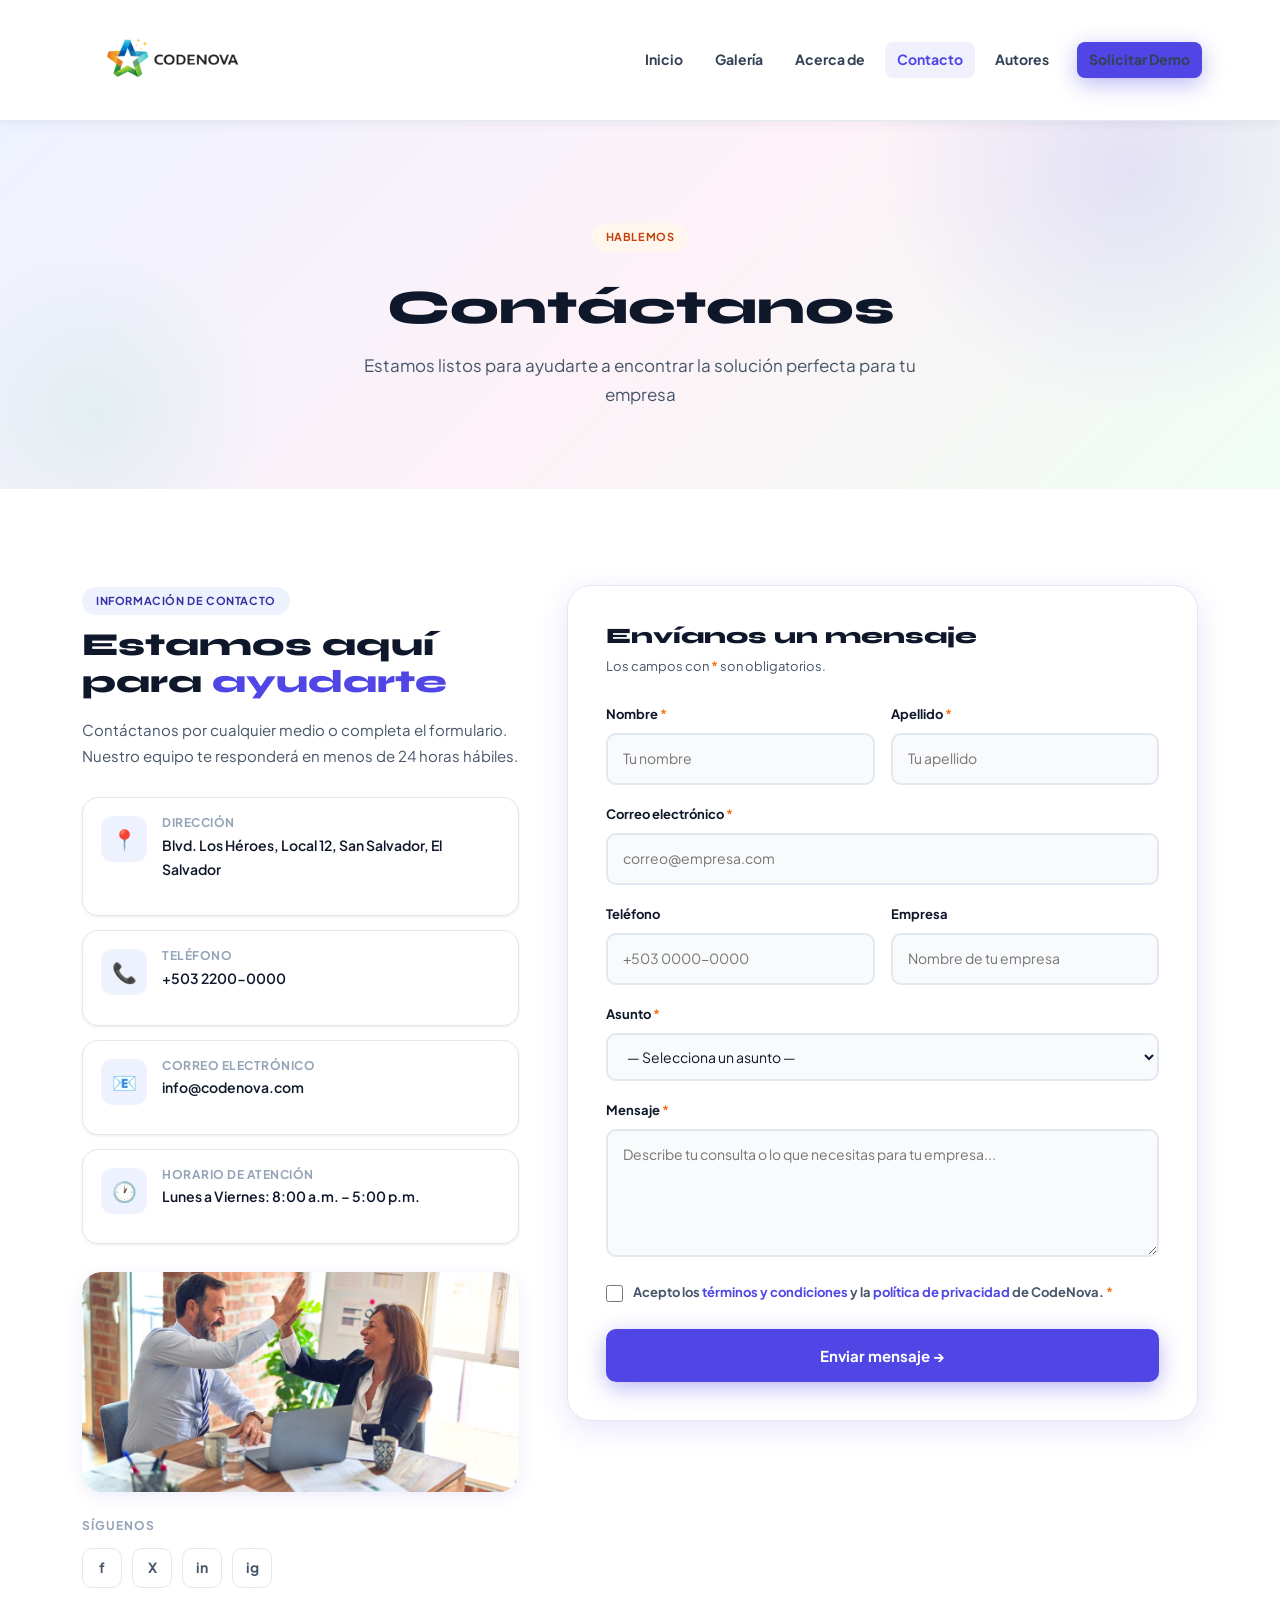
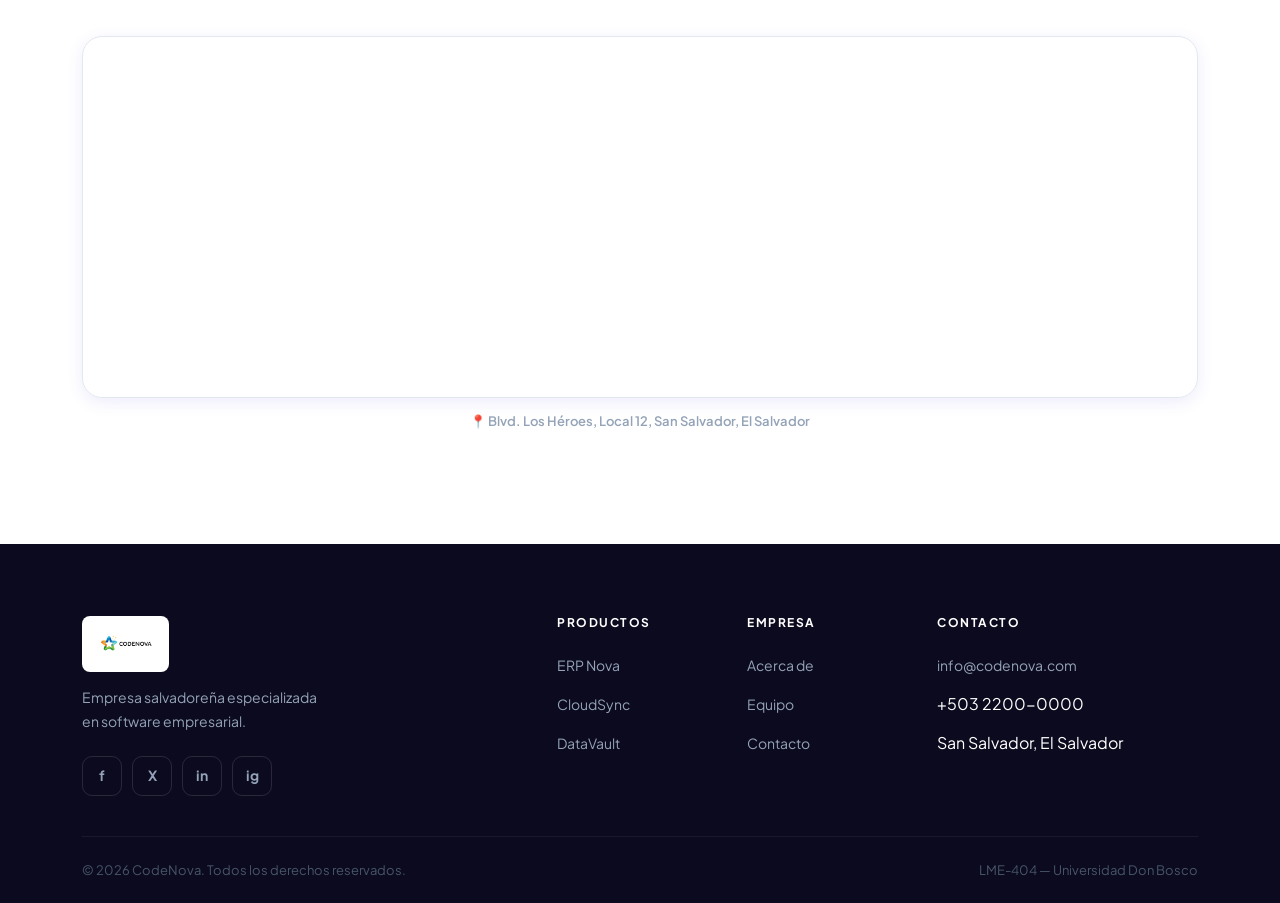
<file: contacto.html>
<!DOCTYPE html>
<html lang="es">
<head>
  <meta charset="UTF-8"/>
  <meta name="viewport" content="width=device-width, initial-scale=1.0"/>
  <title>Contacto — CodeNova</title>
  <link href="https://cdn.jsdelivr.net/npm/bootstrap@5.3.3/dist/css/bootstrap.min.css" rel="stylesheet"/>
  <link rel="stylesheet" href="css/styles.css"/>
</head>
<body>

<nav class="nav-principal" id="navbar">
  <div class="nav-cont">
    <a href="index.html" class="nav-logo-link" aria-label="CodeNova">
      <img src="img/Logo.png" alt="CodeNova"/>
    </a>
    <ul class="nav-menu" id="navMenu">
      <li><a href="index.html">Inicio</a></li>
      <li><a href="galeria.html">Galería</a></li>
      <li><a href="acerca.html">Acerca de</a></li>
      <li><a href="contacto.html" class="activo">Contacto</a></li>
      <li><a href="autores.html">Autores</a></li>
      <li class="nav-accion">
        <a href="contacto.html" class="btn-cn btn-cn-primario btn-cn-pequeño">Solicitar Demo</a>
      </li>
    </ul>
    <button class="btn-menu" id="btnMenu" aria-label="Menú">
      <span></span><span></span><span></span>
    </button>
  </div>
</nav>

<main>

  <div class="enc-pag">
    <div class="enc-pag-fondo"></div>
    <div class="enc-pag-burbuja burbuja-der"></div>
    <div class="enc-pag-burbuja burbuja-izq"></div>
    <div class="enc-pag-cont">
      <div class="container">
        <div class="etq etq-nar mb-16">Hablemos</div>
        <h1>Contáctanos</h1>
        <p>Estamos listos para ayudarte a encontrar la solución perfecta para tu empresa</p>
      </div>
    </div>
  </div>

  <section>
    <div class="container">
      <div class="row g-5">

        <!-- INFORMACIÓN -->
        <div class="col-lg-5 columna-contacto">
          <div class="etq etq-ind">Información de contacto</div>
          <h2>Estamos aquí para <span>ayudarte</span></h2>
          <p>Contáctanos por cualquier medio o completa el formulario. Nuestro equipo te responderá en menos de 24 horas hábiles.</p>

          <div class="dato-contacto">
            <div class="dato-icono">📍</div>
            <div class="dato-texto">
              <h4>Dirección</h4>
              <p>Blvd. Los Héroes, Local 12, San Salvador, El Salvador</p>
            </div>
          </div>
          <div class="dato-contacto">
            <div class="dato-icono">📞</div>
            <div class="dato-texto">
              <h4>Teléfono</h4>
              <p>+503 2200-0000</p>
            </div>
          </div>
          <div class="dato-contacto">
            <div class="dato-icono">📧</div>
            <div class="dato-texto">
              <h4>Correo electrónico</h4>
              <p>info@codenova.com</p>
            </div>
          </div>
          <div class="dato-contacto">
            <div class="dato-icono">🕐</div>
            <div class="dato-texto">
              <h4>Horario de atención</h4>
              <p>Lunes a Viernes: 8:00 a.m. – 5:00 p.m.</p>
            </div>
          </div>

          <div class="foto-equipo-wrap">
            <img src="img/producto 8.jpeg" alt="Equipo CodeNova" class="foto-equipo"/>
          </div>

          <div class="redes-wrap">
            <p class="redes-titulo">Síguenos</p>
            <div class="redes-sociales redes-borde">
              <a href="#">f</a><a href="#">X</a><a href="#">in</a><a href="#">ig</a>
            </div>
          </div>
        </div>

        <!-- FORMULARIO -->
        <div class="col-lg-7">
          <div class="caja-formulario">
            <h3>Envíanos un mensaje</h3>
            <p>Los campos con <span class="texto-naranja-negrita">*</span> son obligatorios.</p>

            <form id="formContacto" novalidate>
              <div class="row g-3">
                <div class="col-md-6">
                  <div class="campo">
                    <label for="nombre">Nombre <span class="requerido">*</span></label>
                    <input type="text" id="nombre" placeholder="Tu nombre" autocomplete="given-name"/>
                    <div class="mensaje-error" id="err-nombre">Por favor ingresa tu nombre.</div>
                  </div>
                </div>
                <div class="col-md-6">
                  <div class="campo">
                    <label for="apellido">Apellido <span class="requerido">*</span></label>
                    <input type="text" id="apellido" placeholder="Tu apellido" autocomplete="family-name"/>
                    <div class="mensaje-error" id="err-apellido">Por favor ingresa tu apellido.</div>
                  </div>
                </div>
              </div>

              <div class="campo">
                <label for="email">Correo electrónico <span class="requerido">*</span></label>
                <input type="email" id="email" placeholder="correo@empresa.com" autocomplete="email"/>
                <div class="mensaje-error" id="err-email">Ingresa un correo electrónico válido.</div>
              </div>

              <div class="row g-3">
                <div class="col-md-6">
                  <div class="campo">
                    <label for="telefono">Teléfono</label>
                    <input type="tel" id="telefono" placeholder="+503 0000-0000" autocomplete="tel"/>
                    <div class="mensaje-error" id="err-telefono">Formato inválido. Ej: +503 2200-0000</div>
                  </div>
                </div>
                <div class="col-md-6">
                  <div class="campo">
                    <label for="empresa">Empresa</label>
                    <input type="text" id="empresa" placeholder="Nombre de tu empresa" autocomplete="organization"/>
                  </div>
                </div>
              </div>

              <div class="campo">
                <label for="asunto">Asunto <span class="requerido">*</span></label>
                <select id="asunto">
                  <option value="">— Selecciona un asunto —</option>
                  <option value="demo">Solicitar demo gratuita</option>
                  <option value="erp">Información sobre ERP Nova</option>
                  <option value="cloud">Información sobre CloudSync</option>
                  <option value="data">Información sobre DataVault</option>
                  <option value="soporte">Soporte técnico</option>
                  <option value="ventas">Hablar con ventas</option>
                  <option value="otro">Otro</option>
                </select>
                <div class="mensaje-error" id="err-asunto">Por favor selecciona un asunto.</div>
              </div>

              <div class="campo">
                <label for="mensaje">Mensaje <span class="requerido">*</span></label>
                <textarea id="mensaje" placeholder="Describe tu consulta o lo que necesitas para tu empresa..."></textarea>
                <div class="mensaje-error" id="err-mensaje">El mensaje debe tener al menos 10 caracteres.</div>
              </div>

              <div class="campo">
                <div class="fila-checkbox">
                  <input type="checkbox" id="terminos"/>
                  <label for="terminos">
                    Acepto los <a href="#" class="link-indigo">términos y condiciones</a> y la
                    <a href="#" class="link-indigo">política de privacidad</a> de CodeNova.
                    <span class="texto-naranja-negrita">*</span>
                  </label>
                </div>
                <div class="mensaje-error" id="err-terminos">Debes aceptar los términos para continuar.</div>
              </div>

              <button type="submit" class="btn-cn btn-cn-primario btn-cn-completo">Enviar mensaje &rarr;</button>
            </form>

            <div class="exito-envio" id="mensajeExito">
              ✓ ¡Mensaje enviado con éxito! Te contactaremos en menos de 24 horas hábiles.
            </div>
          </div>
        </div>
      </div>

      <!-- MAPA -->
      <div class="mapa-contenedor">
        <iframe
          src="https://www.google.com/maps/embed?pb=!1m18!1m12!1m3!1d3876.9765423245374!2d-89.2143!3d13.7034!2m3!1f0!2f0!3f0!3m2!1i1024!2i768!4f13.1!3m3!1m2!1s0x8f63304be9bf68f5%3A0x4e7d15e17432dd78!2sBoulevard%20de%20los%20H%C3%A9roes%2C%20San%20Salvador!5e0!3m2!1ses!2ssv!4v1700000000000!5m2!1ses!2ssv"
          title="Ubicación CodeNova" allowfullscreen loading="lazy" referrerpolicy="no-referrer-when-downgrade">
        </iframe>
      </div>
      <p class="mapa-direccion">📍 Blvd. Los Héroes, Local 12, San Salvador, El Salvador</p>

    </div>
  </section>

</main>

<footer class="pie-pagina">
  <div class="container">
    <div class="row gy-4">
      <div class="col-lg-5">
        <div class="pie-descripcion">
          <a href="index.html" class="pie-logo" aria-label="CodeNova"><img src="img/Logo.png" alt="CodeNova"/></a>
          <p>Empresa salvadoreña especializada en software empresarial.</p>
          <div class="redes-sociales"><a href="#">f</a><a href="#">X</a><a href="#">in</a><a href="#">ig</a></div>
        </div>
      </div>
      <div class="col-lg-2 col-md-4">
        <div class="columna-pie"><h4>Productos</h4><ul><li><a href="galeria.html">ERP Nova</a></li><li><a href="galeria.html">CloudSync</a></li><li><a href="galeria.html">DataVault</a></li></ul></div>
      </div>
      <div class="col-lg-2 col-md-4">
        <div class="columna-pie"><h4>Empresa</h4><ul><li><a href="acerca.html">Acerca de</a></li><li><a href="autores.html">Equipo</a></li><li><a href="contacto.html">Contacto</a></li></ul></div>
      </div>
      <div class="col-lg-3 col-md-4">
        <div class="columna-pie"><h4>Contacto</h4><ul><li><a href="mailto:info@codenova.com">info@codenova.com</a></li><li>+503 2200-0000</li><li>San Salvador, El Salvador</li></ul></div>
      </div>
    </div>
    <div class="pie-inferior"><span>&copy; 2026 CodeNova. Todos los derechos reservados.</span><span>LME-404 &mdash; Universidad Don Bosco</span></div>
  </div>
</footer>

</body>
</html>
</file>
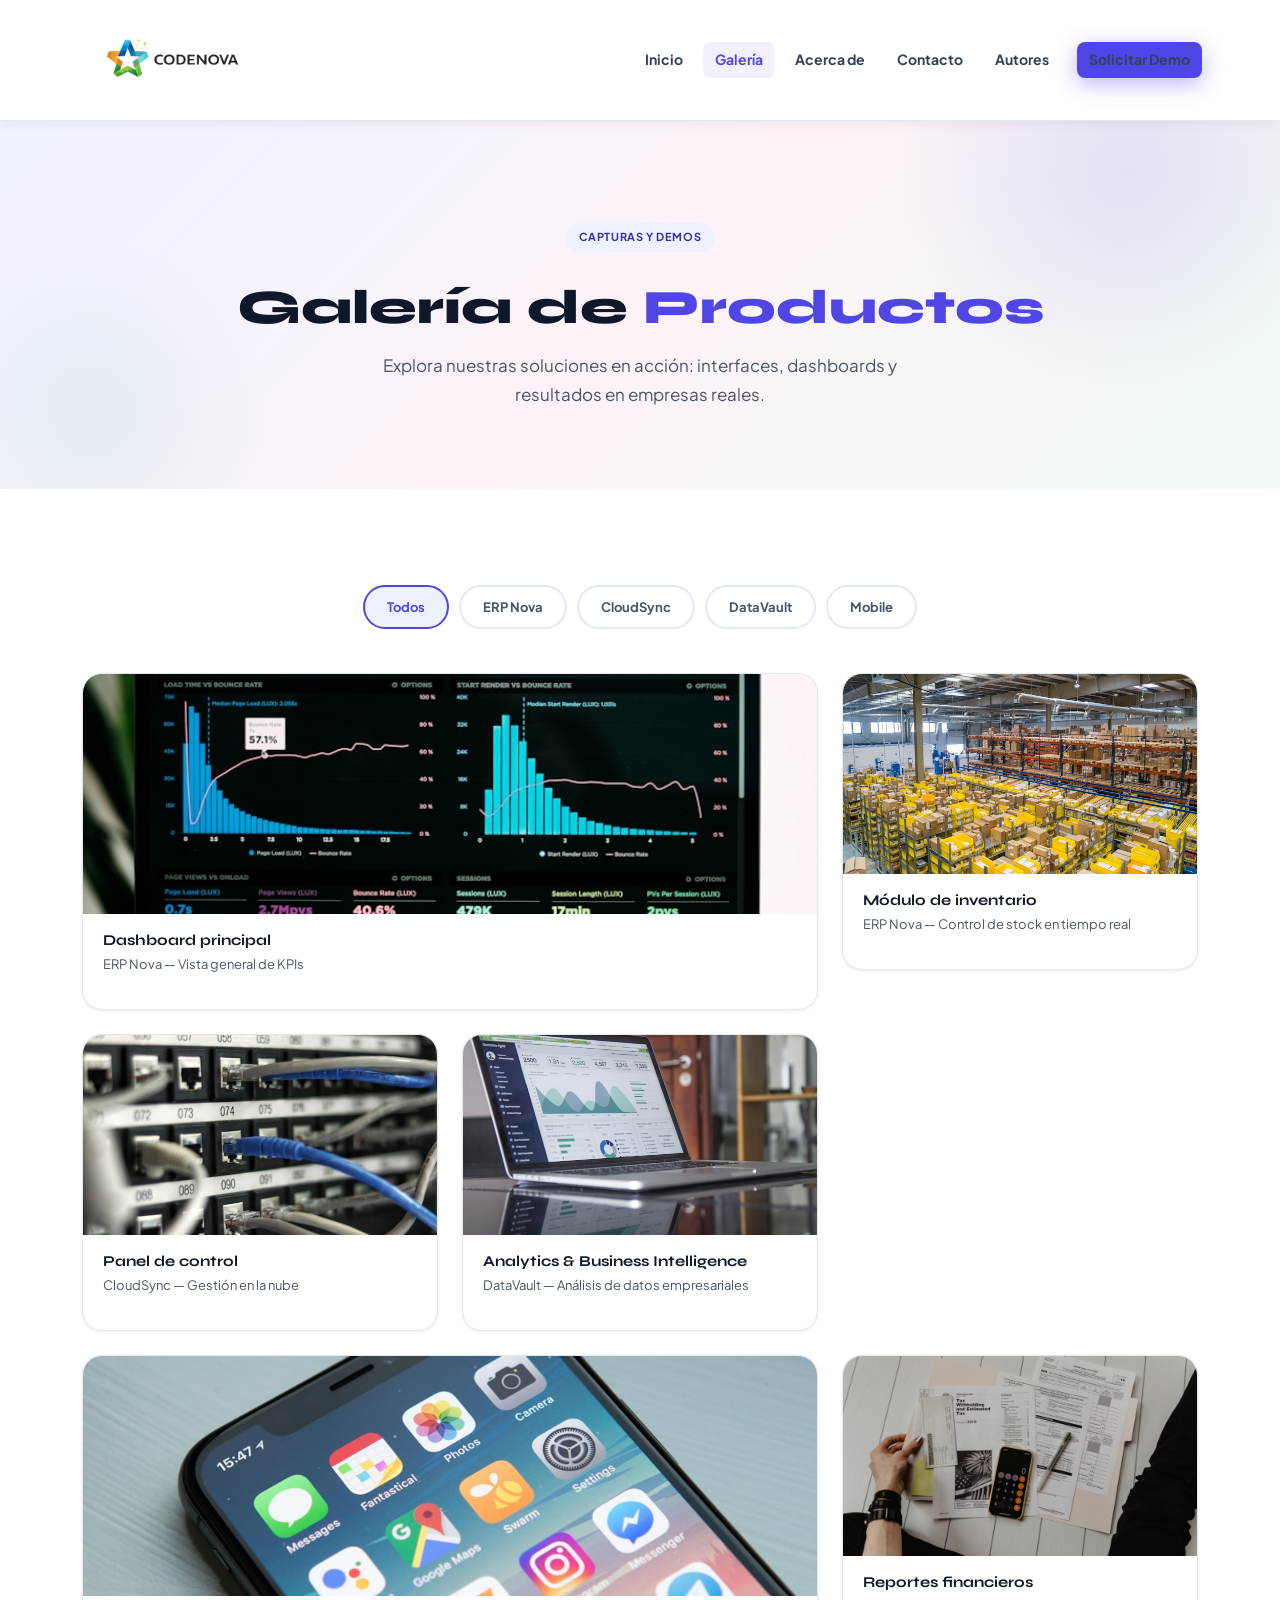
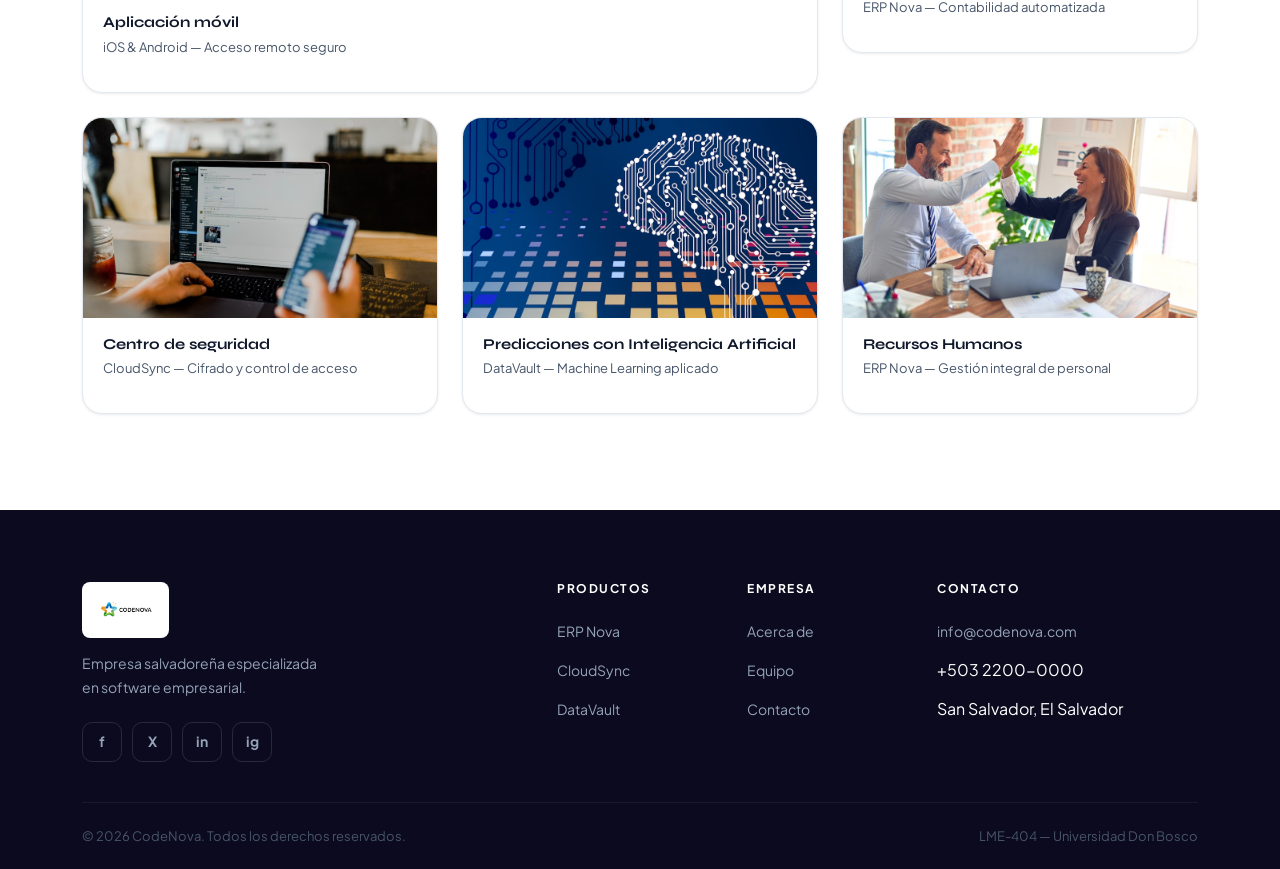
<file: galeria.html>
<!DOCTYPE html>
<html lang="es">
<head>
  <meta charset="UTF-8"/>
  <meta name="viewport" content="width=device-width, initial-scale=1.0"/>
  <title>Galería — CodeNova</title>
  <link href="https://cdn.jsdelivr.net/npm/bootstrap@5.3.3/dist/css/bootstrap.min.css" rel="stylesheet"/>
  <link rel="stylesheet" href="css/styles.css"/>
</head>
<body>

<nav class="nav-principal" id="navbar">
  <div class="nav-cont">
    <a href="index.html" class="nav-logo-link" aria-label="CodeNova">
      <img src="img/Logo.png" alt="CodeNova"/>
    </a>
    <ul class="nav-menu" id="navMenu">
      <li><a href="index.html">Inicio</a></li>
      <li><a href="galeria.html" class="activo">Galería</a></li>
      <li><a href="acerca.html">Acerca de</a></li>
      <li><a href="contacto.html">Contacto</a></li>
      <li><a href="autores.html">Autores</a></li>
      <li class="nav-accion">
        <a href="contacto.html" class="btn-cn btn-cn-primario btn-cn-pequeño">Solicitar Demo</a>
      </li>
    </ul>
    <button class="btn-menu" id="btnMenu" aria-label="Menú">
      <span></span><span></span><span></span>
    </button>
  </div>
</nav>

<main>

  <div class="enc-pag">
    <div class="enc-pag-fondo"></div>
    <div class="enc-pag-burbuja burbuja-der"></div>
    <div class="enc-pag-burbuja burbuja-izq"></div>
    <div class="enc-pag-cont">
      <div class="container">
        <div class="etq etq-ind mb-16">Capturas y demos</div>
        <h1>Galería de <span>Productos</span></h1>
        <p>Explora nuestras soluciones en acción: interfaces, dashboards y resultados en empresas reales.</p>
      </div>
    </div>
  </div>

  <section>
    <div class="container">

      <div class="filtros-galeria">
        <button class="btn-filtro activo" data-filtro="todos">Todos</button>
        <button class="btn-filtro" data-filtro="erp">ERP Nova</button>
        <button class="btn-filtro" data-filtro="cloud">CloudSync</button>
        <button class="btn-filtro" data-filtro="data">DataVault</button>
        <button class="btn-filtro" data-filtro="mobile">Mobile</button>
      </div>

      <div class="row g-4" id="galeriaGrid">

        <div class="col-lg-8 col-md-6">
          <div class="galeria-item destacado" data-cat="erp"
            data-img="img/producto index1.jpeg"
            data-titulo="ERP Nova — Dashboard Principal"
            data-desc="Vista principal del módulo de gestión empresarial. KPIs en tiempo real, gráficas de ventas, control de inventario y estado financiero en un solo panel."
            onclick="abrirLightbox(this)">
            <div class="galeria-miniatura">
              <img src="img/producto index1.jpeg" alt="ERP Dashboard"/>
              <div class="galeria-overlay">🔍</div>
            </div>
            <div class="galeria-info">
              <h3>Dashboard principal</h3>
              <p>ERP Nova &mdash; Vista general de KPIs</p>
            </div>
          </div>
        </div>

        <div class="col-lg-4 col-md-6">
          <div class="galeria-item" data-cat="erp"
            data-img="img/producto index2.1.jpeg"
            data-titulo="ERP Nova — Módulo de Inventario"
            data-desc="Gestión completa de inventario con alertas automáticas de stock mínimo, historial de movimientos y generación de órdenes de compra con un solo clic."
            onclick="abrirLightbox(this)">
            <div class="galeria-miniatura">
              <img src="img/producto index2.1.jpeg" alt="Inventario"/>
              <div class="galeria-overlay">🔍</div>
            </div>
            <div class="galeria-info">
              <h3>Módulo de inventario</h3>
              <p>ERP Nova &mdash; Control de stock en tiempo real</p>
            </div>
          </div>
        </div>

        <div class="col-lg-4 col-md-6">
          <div class="galeria-item" data-cat="cloud"
            data-img="img/producto index2.jpeg"
            data-titulo="CloudSync — Panel de Control"
            data-desc="Panel de administración de archivos en la nube con sincronización automática, control de versiones y gestión granular de permisos por usuario."
            onclick="abrirLightbox(this)">
            <div class="galeria-miniatura">
              <img src="img/producto index2.jpeg" alt="Cloud"/>
              <div class="galeria-overlay">🔍</div>
            </div>
            <div class="galeria-info">
              <h3>Panel de control</h3>
              <p>CloudSync &mdash; Gestión en la nube</p>
            </div>
          </div>
        </div>

        <div class="col-lg-4 col-md-6">
          <div class="galeria-item" data-cat="data"
            data-img="img/producto index3.jpeg"
            data-titulo="DataVault — Analytics Avanzado"
            data-desc="Análisis avanzado con gráficos interactivos, filtros dinámicos y exportación a múltiples formatos. Business Intelligence al alcance de cualquier área."
            onclick="abrirLightbox(this)">
            <div class="galeria-miniatura">
              <img src="img/producto index3.jpeg" alt="Analytics"/>
              <div class="galeria-overlay">🔍</div>
            </div>
            <div class="galeria-info">
              <h3>Analytics &amp; Business Intelligence</h3>
              <p>DataVault &mdash; Análisis de datos empresariales</p>
            </div>
          </div>
        </div>

        <div class="col-lg-8 col-md-6">
          <div class="galeria-item destacado" data-cat="mobile"
            data-img="img/producto 4.jpeg"
            data-titulo="App Móvil CodeNova"
            data-desc="Disponible para iOS y Android. Accede a todos tus módulos desde cualquier lugar con sincronización en tiempo real y notificaciones inteligentes."
            onclick="abrirLightbox(this)">
            <div class="galeria-miniatura">
              <img src="img/producto 4.jpeg" alt="Mobile"/>
              <div class="galeria-overlay">🔍</div>
            </div>
            <div class="galeria-info">
              <h3>Aplicación móvil</h3>
              <p>iOS &amp; Android &mdash; Acceso remoto seguro</p>
            </div>
          </div>
        </div>

        <div class="col-lg-4 col-md-6">
          <div class="galeria-item" data-cat="erp"
            data-img="img/producto 5.jpeg"
            data-titulo="ERP Nova — Reportes Financieros"
            data-desc="Generación automática de reportes financieros: balance general, estado de resultados y flujo de caja. Exportación en PDF y Excel con un clic."
            onclick="abrirLightbox(this)">
            <div class="galeria-miniatura">
              <img src="img/producto 5.jpeg" alt="Reportes"/>
              <div class="galeria-overlay">🔍</div>
            </div>
            <div class="galeria-info">
              <h3>Reportes financieros</h3>
              <p>ERP Nova &mdash; Contabilidad automatizada</p>
            </div>
          </div>
        </div>

        <div class="col-lg-4 col-md-6">
          <div class="galeria-item" data-cat="cloud"
            data-img="img/producto 6.jpeg"
            data-titulo="CloudSync — Centro de Seguridad"
            data-desc="Cifrado AES-256 para todos los archivos. Autenticación de dos factores, registro de accesos y alertas de seguridad en tiempo real."
            onclick="abrirLightbox(this)">
            <div class="galeria-miniatura">
              <img src="img/producto 6.jpeg" alt="Seguridad"/>
              <div class="galeria-overlay">🔍</div>
            </div>
            <div class="galeria-info">
              <h3>Centro de seguridad</h3>
              <p>CloudSync &mdash; Cifrado y control de acceso</p>
            </div>
          </div>
        </div>

        <div class="col-lg-4 col-md-6">
          <div class="galeria-item" data-cat="data"
            data-img="img/producto 7.jpeg"
            data-titulo="DataVault — Predicciones con IA"
            data-desc="Motor de predicciones basado en machine learning. Anticipa tendencias de ventas, demanda e inventario con 92% de precisión."
            onclick="abrirLightbox(this)">
            <div class="galeria-miniatura">
              <img src="img/producto 7.jpeg" alt="IA"/>
              <div class="galeria-overlay">🔍</div>
            </div>
            <div class="galeria-info">
              <h3>Predicciones con Inteligencia Artificial</h3>
              <p>DataVault &mdash; Machine Learning aplicado</p>
            </div>
          </div>
        </div>

        <div class="col-lg-4 col-md-6">
          <div class="galeria-item" data-cat="erp"
            data-img="img/producto 8.jpeg"
            data-titulo="ERP Nova — Recursos Humanos"
            data-desc="Módulo completo de RRHH: gestión de planilla, asistencia biométrica, evaluaciones de desempeño y expedientes digitales de cada colaborador."
            onclick="abrirLightbox(this)">
            <div class="galeria-miniatura">
              <img src="img/producto 8.jpeg" alt="RRHH"/>
              <div class="galeria-overlay">🔍</div>
            </div>
            <div class="galeria-info">
              <h3>Recursos Humanos</h3>
              <p>ERP Nova &mdash; Gestión integral de personal</p>
            </div>
          </div>
        </div>

      </div>
    </div>
  </section>

<footer class="pie-pagina">
  <div class="container">
    <div class="row gy-4">
      <div class="col-lg-5">
        <div class="pie-descripcion">
          <a href="index.html" class="pie-logo" aria-label="CodeNova"><img src="img/Logo.png" alt="CodeNova"/></a>
          <p>Empresa salvadoreña especializada en software empresarial.</p>
          <div class="redes-sociales"><a href="#">f</a><a href="#">X</a><a href="#">in</a><a href="#">ig</a></div>
        </div>
      </div>
      <div class="col-lg-2 col-md-4">
        <div class="columna-pie"><h4>Productos</h4><ul><li><a href="galeria.html">ERP Nova</a></li><li><a href="galeria.html">CloudSync</a></li><li><a href="galeria.html">DataVault</a></li></ul></div>
      </div>
      <div class="col-lg-2 col-md-4">
        <div class="columna-pie"><h4>Empresa</h4><ul><li><a href="acerca.html">Acerca de</a></li><li><a href="autores.html">Equipo</a></li><li><a href="contacto.html">Contacto</a></li></ul></div>
      </div>
      <div class="col-lg-3 col-md-4">
        <div class="columna-pie"><h4>Contacto</h4><ul><li><a href="mailto:info@codenova.com">info@codenova.com</a></li><li>+503 2200-0000</li><li>San Salvador, El Salvador</li></ul></div>
      </div>
    </div>
    <div class="pie-inferior"><span>&copy; 2026 CodeNova. Todos los derechos reservados.</span><span>LME-404 &mdash; Universidad Don Bosco</span></div>
  </div>
</footer>
</body>
</html>
</file>
<file: css/styles.css>
/* CodeNova - Estilos principales*/
@import url("https://fonts.googleapis.com/css2?family=Plus+Jakarta+Sans:wght@400;500;600;700;800&family=Syne:wght@700;800&display=swap");
/* Variables de color a usar en el proyecto */
:root {
  --color-indigo:      #4f46e5;
  --color-indigo-osc:  #3730a3;
  --color-indigo-cla:  #eef2ff;
  --color-naranja:     #f97316;
  --color-naranja-cla: #fff7ed;
  --color-verde:       #10b981;
  --color-verde-cla:   #ecfdf5;
  --color-rosa:        #ec4899;
  --color-rosa-cla:    #fdf2f8;
  --color-cielo:       #0ea5e9;
  --color-cielo-cla:   #f0f9ff;
  --color-texto:       #0f172a;
  --color-texto-med:   #475569;
  --color-texto-sua:   #94a3b8;
  --color-borde:       #e2e8f0;
  --color-fondo:       #f8fafc;
  --sombra-peq:        0 1px 3px rgba(0, 0, 0, 0.08);
  --sombra-med:        0 4px 16px rgba(79, 70, 229, 0.10);
  --sombra-nor:        0 8px 30px rgba(79, 70, 229, 0.14);
  --sombra-gra:        0 20px 60px rgba(79, 70, 229, 0.18);
}
/* Estilos base */
* {
  box-sizing: border-box;
  margin: 0;
  padding: 0;
}
html {
  scroll-behavior: smooth;
}
body {
  font-family: 'Plus Jakarta Sans', sans-serif;
  font-size: 16px;
  color: var(--color-texto);
  overflow-x: hidden;
  background-color: #ffffff;
  line-height: 1.7;
}
h1, h2, h3 {
  font-family: 'Syne', sans-serif;
  line-height: 1.15;
}
a {
  text-decoration: none;
  transition: color 0.2s, background-color 0.2s;
}
img {
  max-width: 100%;
  display: block;
  object-fit: cover;
}
section {
  padding: 96px 0;
}
::-webkit-scrollbar {
  width: 5px;
}
::-webkit-scrollbar-thumb {
  background-color: #c7d2fe;
  border-radius: 3px;
}
/* Animaciones */
@keyframes subirFadeIn {
  from {
    opacity: 0;
    transform: translateY(24px);
  }
  to {
    opacity: 1;
    transform: translateY(0);
  }
}
@keyframes flotarArriba {
  0%   { transform: translateY(0); }
  50%  { transform: translateY(-10px); }
  100% { transform: translateY(0); }
}
@keyframes pulsarPunto {
  0%   { opacity: 1; transform: scale(1); }
  50%  { opacity: 0.5; transform: scale(0.85); }
  100% { opacity: 1; transform: scale(1); }
}
.animar-entrada {
  animation: subirFadeIn 0.7s ease both;
}
.animar-entrada-2 {
  animation: subirFadeIn 0.7s 0.15s ease both;
}
.animar-entrada-3 {
  animation: subirFadeIn 0.7s 0.30s ease both;
}
/* Etiquetas pequeñas*/
.etq { 
  display: inline-block;
  padding: 5px 14px;
  border-radius: 20px;
  font-size: 11px;
  font-weight: 700;
  letter-spacing: 0.6px;
  text-transform: uppercase;
}
.etq-ind {
  background-color: var(--color-indigo-cla);
  color: var(--color-indigo-osc);
}
.etq-nar {
  background-color: var(--color-naranja-cla);
  color: #c2410c;
}
.etq-ver {
  background-color: var(--color-verde-cla);
  color: #065f46;
}
.etq-ros {
  background-color: var(--color-rosa-cla);
  color: #9d174d;
}
.etq-xs {
  font-size: 10px;
  padding: 3px 10px;
}
/*Botones*/
.btn-cn {
  display: inline-block;
  padding: 13px 28px;
  border-radius: 10px;
  font-family: inherit;
  font-size: 14px;
  font-weight: 700;
  cursor: pointer;
  border: none;
  transition: background-color 0.25s, transform 0.25s, box-shadow 0.25s;
  white-space: nowrap;
}
.btn-cn-primario {
  background-color: var(--color-indigo);
  color: #ffffff;
  box-shadow: 0 6px 22px rgba(79, 70, 229, 0.38);
}
.btn-cn-primario:hover {
  background-color: var(--color-indigo-osc);
  color: #ffffff;
  transform: translateY(-2px);
  box-shadow: 0 12px 32px rgba(79, 70, 229, 0.45);
}
.btn-cn-borde {
  background-color: transparent;
  border: 2px solid var(--color-indigo);
  color: var(--color-indigo);
}
.btn-cn-borde:hover {
  background-color: var(--color-indigo);
  color: #ffffff;
}
.btn-cn-blanco {
  background-color: #ffffff;
  color: var(--color-indigo);
  box-shadow: 0 4px 18px rgba(0, 0, 0, 0.12);
}
.btn-cn-blanco:hover {
  color: var(--color-indigo);
  transform: translateY(-2px);
  box-shadow: 0 10px 28px rgba(0, 0, 0, 0.18);
}
.btn-cn-pequeño {
  padding: 9px 20px;
  font-size: 13px;
  border-radius: 8px;
}
.btn-cn-completo {
  width: 100%;
  text-align: center;
  font-size: 15px;
  padding: 14px;
}
/* Cabecera de sección */
.cab-sec {
  text-align: center;
  margin-bottom: 64px;
}
.cab-sec h2 {
  font-size: 36px;
  font-weight: 800;
  margin: 10px 0 16px;
}
.cab-sec h2 span {
  color: var(--color-indigo);
}
.cab-sec p {
  color: var(--color-texto-med);
  max-width: 580px;
  margin: 0 auto;
  font-size: 16px;
}
/* Barra de navegación */
.nav-principal {
  position: sticky;
  top: 0;
  z-index: 1000;
  background-color: rgba(255, 255, 255, 0.95);
  border-bottom: 1px solid var(--color-borde);
  box-shadow: 0 2px 12px rgba(15, 23, 42, 0.06);
}
.nav-cont {
  display: flex;
  align-items: center;
  justify-content: space-between;
  height: 120px;
  max-width: 1180px;
  margin: 0 auto;
  padding: 0 28px;
}
.nav-logo,
.nav-logo-link {
  display: inline-block;
}
.nav-logo img,
.nav-logo-link img {
  height: 104px;
  width: auto;
  max-height: 112px;
  object-fit: contain;
  display: block;
}
.nav-menu {
  display: flex;
  list-style: none;
  gap: 8px;
  align-items: center;
  margin: 0;
  padding: 0;
}
.nav-menu a {
  font-size: 14px;
  font-weight: 700;
  color: #334155;
  padding: 6px 12px;
  border-radius: 8px;
  display: block;
  position: relative;
}
.nav-menu a:hover,
.nav-menu a.activo {
  color: var(--color-indigo);
  background-color: rgba(79, 70, 229, 0.08);
}
.nav-accion {
  margin-left: 8px;
}
/* Menú hamburguesa */
.btn-menu {
  display: none;
  flex-direction: column;
  gap: 5px;
  cursor: pointer;
  background: none;
  border: none;
  padding: 4px;
}
.btn-menu span {
  display: block;
  width: 23px;
  height: 2px;
  background-color: var(--color-texto);
  border-radius: 2px;
  transition: transform 0.3s, opacity 0.3s;
}
.btn-menu.abierto span:nth-child(1) {
  transform: translateY(7px) rotate(45deg);
}
.btn-menu.abierto span:nth-child(2) {
  opacity: 0;
}
.btn-menu.abierto span:nth-child(3) {
  transform: translateY(-7px) rotate(-45deg);
}
/* Pie de página */
.pie-pagina {
  background-color: #0c0a1e;
  color: #ffffff;
  padding: 72px 0 0;
}
.pie-descripcion p {
  color: #94a3b8;
  font-size: 14px;
  margin: 14px 0 22px;
  max-width: 250px;
  line-height: 1.7;
}
.pie-logo img {
  height: 56px;
  width: auto;
  background-color: #ffffff;
  padding: 8px;
  border-radius: 8px;
}
.redes-sociales {
  display: flex;
  gap: 10px;
}
.redes-sociales a {
  width: 40px;
  height: 40px;
  border-radius: 10px;
  border: 1px solid rgba(255, 255, 255, 0.12);
  display: flex;
  align-items: center;
  justify-content: center;
  color: #94a3b8;
  font-size: 14px;
  font-weight: 700;
  transition: background-color 0.2s, color 0.2s;
}
.redes-sociales a:hover {
  background-color: var(--color-indigo);
  border-color: var(--color-indigo);
  color: #ffffff;
}
.columna-pie h4 {
  font-size: 12px;
  font-weight: 700;
  letter-spacing: 1.5px;
  text-transform: uppercase;
  color: #ffffff;
  margin-bottom: 20px;
}
.columna-pie ul {
  list-style: none;
  padding: 0;
}
.columna-pie li {
  margin-bottom: 12px;
}
.columna-pie a {
  color: #94a3b8;
  font-size: 14px;
}
.columna-pie a:hover {
  color: var(--color-indigo);
}
.pie-inferior {
  padding: 22px 0;
  display: flex;
  justify-content: space-between;
  align-items: center;
  font-size: 13px;
  color: #475569;
  border-top: 1px solid rgba(255, 255, 255, 0.06);
  margin-top: 40px;
}
/* Hero de páginas internas */
.enc-pag {
  position: relative;
  padding: 100px 0 80px;
  text-align: center;
  overflow: hidden;
}
.enc-pag-fondo {
  position: absolute;
  top: 0;
  left: 0;
  right: 0;
  bottom: 0;
  background: linear-gradient(135deg, #eef2ff 0%, #fdf2f8 50%, #f0fdf4 100%);
}
.enc-pag-burbuja {
  position: absolute;
  border-radius: 50%;
  pointer-events: none;
}
.burbuja-der {
  width: 500px;
  height: 500px;
  background: radial-gradient(circle, rgba(79, 70, 229, 0.12) 0%, transparent 70%);
  top: -200px;
  right: -100px;
}
.burbuja-izq {
  width: 350px;
  height: 350px;
  background: radial-gradient(circle, rgba(16, 185, 129, 0.08) 0%, transparent 70%);
  bottom: -100px;
  left: -80px;
}
.enc-pag-cont {
  position: relative;
  z-index: 1;
}
.enc-pag h1 {
  font-size: 48px;
  font-weight: 800;
  margin: 12px 0 16px;
  color: var(--color-texto);
}
.enc-pag h1 span {
  color: var(--color-indigo);
}
.enc-pag p {
  color: var(--color-texto-med);
  font-size: 17px;
  max-width: 560px;
  margin: 0 auto;
}
/* Hero de inicio */
.hero-inicio {
  position: relative;
  padding: 100px 0 90px;
  overflow: hidden;
}
.hero-fondo {
  position: absolute;
  top: 0;
  left: 0;
  right: 0;
  bottom: 0;
  background: linear-gradient(135deg, #f5f3ff 0%, #fdf2f8 40%, #ecfdf5 80%, #f0f9ff 100%);
}
.hero-burbuja {
  position: absolute;
  border-radius: 50%;
  pointer-events: none;
}
.hero-burbuja-1 {
  width: 600px;
  height: 600px;
  background: radial-gradient(circle, rgba(79, 70, 229, 0.10) 0%, transparent 70%);
  top: -200px;
  right: -150px;
}
.hero-burbuja-2 {
  width: 400px;
  height: 400px;
  background: radial-gradient(circle, rgba(249, 115, 22, 0.07) 0%, transparent 70%);
  bottom: -100px;
  left: 10%;
}
.hero-burbuja-3 {
  width: 300px;
  height: 300px;
  background: radial-gradient(circle, rgba(16, 185, 129, 0.07) 0%, transparent 70%);
  top: 20%;
  left: -80px;
}
.hero-grid {
  display: grid;
  grid-template-columns: 1fr 1fr;
  gap: 64px;
  align-items: center;
  position: relative;
  z-index: 1;
}
.hero-texto {
  position: relative;
}
.hero-label {
  display: inline-flex;
  align-items: center;
  gap: 9px;
  background-color: rgba(255, 255, 255, 0.92);
  border: 1px solid rgba(226, 232, 240, 0.85);
  border-radius: 22px;
  padding: 7px 16px;
  font-size: 13px;
  font-weight: 700;
  color: var(--color-indigo);
  margin-bottom: 22px;
  box-shadow: 0 4px 12px rgba(15, 23, 42, 0.08);
}
.punto-verde {
  width: 8px;
  height: 8px;
  border-radius: 50%;
  background-color: var(--color-verde);
  animation: pulsarPunto 2s infinite;
  flex-shrink: 0;
}
.hero-inicio h1 {
  font-size: 52px;
  font-weight: 800;
  line-height: 1.12;
  color: var(--color-indigo);
  margin-bottom: 22px;
}
.hero-inicio h1 .texto-naranja {
  color: var(--color-naranja);
}
.hero-parrafo {
  color: #334155;
  font-size: 17px;
  line-height: 1.75;
  margin-bottom: 38px;
  max-width: 500px;
}
.hero-botones {
  display: flex;
  gap: 14px;
  flex-wrap: wrap;
  align-items: center;
}
.hero-img {
  position: relative;
}
.hero-img-prin {
  border-radius: 24px;
  overflow: hidden;
  box-shadow: var(--sombra-gra);
  height: 400px;
}
.hero-img-prin img {
  width: 100%;
  height: 100%;
  object-fit: cover;
}
.tarj-float {
  position: absolute;
  background-color: #ffffff;
  border-radius: 16px;
  padding: 14px 18px;
  box-shadow: 0 8px 32px rgba(0, 0, 0, 0.14);
  display: flex;
  align-items: center;
  gap: 12px;
}
.tarj-float-inf {
  bottom: -20px;
  left: -30px;
  animation: flotarArriba 4s ease-in-out infinite;
}
.tarj-float-sup {
  top: -16px;
  right: -20px;
  animation: flotarArriba 4.5s ease-in-out infinite 0.5s;
}
.icono-tarjeta {
  width: 42px;
  height: 42px;
  border-radius: 12px;
  display: flex;
  align-items: center;
  justify-content: center;
  font-size: 20px;
  flex-shrink: 0;
}
.icono-verde  { background-color: #ecfdf5; }
.icono-indigo { background-color: #eef2ff; }

.tarjeta-etiq {
  font-size: 11px;
  font-weight: 700;
  color: var(--color-texto-med);
}
.tarjeta-valor {
  font-size: 16px;
  font-weight: 800;
  color: var(--color-texto);
}
/* Sección Servicios */
.seccion-gris {
  background-color: var(--color-fondo);
}
.tarjeta-servicio {
  background-color: #ffffff;
  border-radius: 16px;
  padding: 32px;
  border: 1px solid var(--color-borde);
  box-shadow: var(--sombra-peq);
  transition: transform 0.3s, box-shadow 0.3s, border-color 0.3s;
  position: relative;
  overflow: hidden;
  height: 100%;
}
.tarjeta-servicio::before {
  content: '';
  position: absolute;
  top: 0;
  left: 0;
  right: 0;
  height: 4px;
  opacity: 0;
  transition: opacity 0.3s;
}
.tarjeta-servicio:hover {
  transform: translateY(-6px);
  box-shadow: var(--sombra-nor);
  border-color: transparent;
}
.tarjeta-servicio:hover::before {
  opacity: 1;
}
.linea-indigo::before  { background: linear-gradient(90deg, var(--color-indigo), #818cf8); }
.linea-naranja::before { background: linear-gradient(90deg, var(--color-naranja), #fb923c); }
.linea-verde::before   { background: linear-gradient(90deg, var(--color-verde), #34d399); }
.linea-cielo::before   { background: linear-gradient(90deg, var(--color-cielo), #38bdf8); }
.linea-rosa::before    { background: linear-gradient(90deg, var(--color-rosa), #f472b6); }
.linea-ambar::before   { background: linear-gradient(90deg, #f59e0b, #fbbf24); }
.servicio-icono {
  width: 58px;
  height: 58px;
  border-radius: 14px;
  overflow: hidden;
  margin-bottom: 20px;
}
.servicio-icono img {
  width: 100%;
  height: 100%;
  object-fit: cover;
}
.tarjeta-servicio h3 {
  font-size: 18px;
  font-weight: 700;
  margin-bottom: 10px;
  color: var(--color-texto);
}
.tarjeta-servicio p {
  color: var(--color-texto-med);
  font-size: 14px;
  line-height: 1.7;
}
/* Sección estadísticas */
.sec-est {
  background: linear-gradient(135deg, var(--color-indigo) 0%, #6366f1 50%, #8b5cf6 100%);
  padding: 72px 0;
  position: relative;
  overflow: hidden;
}
.est-item {
  text-align: center;
  padding: 32px 20px;
  border-right: 1px solid rgba(255, 255, 255, 0.15);
}
.est-item:last-child {
  border-right: none;
}
.est-num {
  font-family: 'Syne', sans-serif;
  font-size: 52px;
  font-weight: 800;
  color: #ffffff;
  line-height: 1;
}
.est-unid {
  font-size: 28px;
  color: rgba(255, 255, 255, 0.7);
}
.est-etq {
  font-size: 14px;
  color: rgba(255, 255, 255, 0.75);
  margin-top: 8px;
  font-weight: 500;
}
/* Sección productos / casos */
.tarjeta-producto {
  background-color: #ffffff;
  border: 1px solid var(--color-borde);
  border-radius: 24px;
  overflow: hidden;
  box-shadow: var(--sombra-peq);
  transition: transform 0.3s, box-shadow 0.3s, border-color 0.3s;
}
.tarjeta-producto:hover {
  transform: translateY(-7px);
  box-shadow: var(--sombra-gra);
  border-color: transparent;
}
.producto-imagen {
  height: 200px;
  overflow: hidden;
  position: relative;
}
.producto-imagen img {
  width: 100%;
  height: 100%;
  object-fit: cover;
  transition: transform 0.4s;
}
.tarjeta-producto:hover .producto-imagen img {
  transform: scale(1.06);
}
.producto-sombra {
  position: absolute;
  top: 0;
  left: 0;
  right: 0;
  bottom: 0;
  background: linear-gradient(to bottom, transparent 40%, rgba(15, 23, 42, 0.7));
}
.producto-badge {
  position: absolute;
  top: 14px;
  left: 14px;
}
.producto-texto {
  padding: 24px;
}
.producto-texto h3 {
  font-size: 17px;
  font-weight: 700;
  margin-bottom: 8px;
  color: var(--color-texto);
}
.producto-texto p {
  font-size: 13px;
  color: var(--color-texto-med);
  margin-bottom: 18px;
  line-height: 1.65;
}
/* Galería de el proyecto */
.filtros-galeria {
  display: flex;
  gap: 10px;
  flex-wrap: wrap;
  justify-content: center;
  margin-bottom: 44px;
}
.btn-filtro {
  padding: 9px 22px;
  border: 2px solid var(--color-borde);
  border-radius: 24px;
  font-size: 13px;
  font-weight: 700;
  color: var(--color-texto-med);
  background-color: #ffffff;
  cursor: pointer;
  font-family: inherit;
  transition: border-color 0.22s, color 0.22s, background-color 0.22s;
}
.btn-filtro.activo,
.btn-filtro:hover {
  border-color: var(--color-indigo);
  color: var(--color-indigo);
  background-color: var(--color-indigo-cla);
}
.galeria-item {
  background-color: #ffffff;
  border: 1px solid var(--color-borde);
  border-radius: 20px;
  overflow: hidden;
  cursor: pointer;
  box-shadow: var(--sombra-peq);
  transition: transform 0.3s, box-shadow 0.3s;
}
.galeria-item:hover {
  transform: translateY(-6px);
  box-shadow: var(--sombra-gra);
}
.galeria-miniatura {
  overflow: hidden;
  position: relative;
}
.galeria-miniatura img {
  width: 100%;
  height: 200px;
  object-fit: cover;
  transition: transform 0.4s;
}
.galeria-item.destacado .galeria-miniatura img {
  height: 240px;
}
.galeria-item:hover .galeria-miniatura img {
  transform: scale(1.06);
}
.galeria-overlay {
  position: absolute;
  top: 0;
  left: 0;
  right: 0;
  bottom: 0;
  background-color: rgba(79, 70, 229, 0.6);
  display: flex;
  align-items: center;
  justify-content: center;
  opacity: 0;
  transition: opacity 0.3s;
  font-size: 28px;
}
.galeria-item:hover .galeria-overlay {
  opacity: 1;
}
.galeria-info {
  padding: 18px 20px;
}
.galeria-info h3 {
  font-size: 15px;
  font-weight: 700;
  margin-bottom: 4px;
  color: var(--color-texto);
}
.galeria-info p {
  font-size: 13px;
  color: var(--color-texto-med);
}
/* Contacto */
.columna-contacto h2 {
  font-size: 32px;
  font-weight: 800;
  margin: 12px 0 16px;
  color: var(--color-texto);
}
.columna-contacto h2 span {
  color: var(--color-indigo);
}
.columna-contacto > p {
  color: var(--color-texto-med);
  margin-bottom: 28px;
  font-size: 15px;
  line-height: 1.75;
}
.dato-contacto {
  display: flex;
  gap: 15px;
  align-items: flex-start;
  background-color: #ffffff;
  border: 1px solid var(--color-borde);
  border-radius: 16px;
  padding: 18px;
  margin-bottom: 14px;
  box-shadow: var(--sombra-peq);
  transition: box-shadow 0.22s;
}
.dato-icono {
  width: 46px;
  height: 46px;
  flex-shrink: 0;
  border-radius: 12px;
  background-color: var(--color-indigo-cla);
  display: flex;
  align-items: center;
  justify-content: center;
  font-size: 20px;
}
.dato-texto h4 {
  font-size: 12px;
  color: var(--color-texto-sua);
  font-weight: 700;
  text-transform: uppercase;
  letter-spacing: 0.5px;
  margin-bottom: 3px;
}
.dato-texto p {
  font-size: 14px;
  font-weight: 600;
  color: var(--color-texto);
}
.foto-equipo-wrap {
  margin-top: 28px;
  border-radius: 20px;
  overflow: hidden;
  box-shadow: var(--sombra-med);
}
.foto-equipo {
  width: 100%;
  height: 220px;
  object-fit: cover;
  display: block;
}
.redes-wrap {
  margin-top: 24px;
}
.redes-titulo {
  font-size: 12px;
  font-weight: 700;
  color: var(--color-texto-sua);
  text-transform: uppercase;
  letter-spacing: 1px;
  margin-bottom: 12px;
}
.redes-borde a {
  border: 1.5px solid var(--color-borde);
  color: var(--color-texto-med);
}
.caja-formulario {
  background-color: #ffffff;
  border: 1px solid var(--color-borde);
  border-radius: 24px;
  padding: 38px;
  box-shadow: var(--sombra-nor);
}
.caja-formulario h3 {
  font-size: 22px;
  font-weight: 800;
  margin-bottom: 6px;
  color: var(--color-texto);
}
.caja-formulario > p {
  font-size: 13px;
  color: var(--color-texto-med);
  margin-bottom: 26px;
}
.campo {
  margin-bottom: 18px;
}
.campo label {
  display: block;
  font-size: 13px;
  font-weight: 700;
  color: var(--color-texto);
  margin-bottom: 8px;
}
.campo label .requerido {
  color: var(--color-naranja);
}
.campo input,
.campo select,
.campo textarea {
  width: 100%;
  background-color: var(--color-fondo);
  border: 2px solid var(--color-borde);
  border-radius: 10px;
  padding: 12px 15px;
  color: var(--color-texto);
  font-family: inherit;
  font-size: 14px;
  transition: border-color 0.2s, box-shadow 0.2s;
}
.campo input:focus,
.campo select:focus,
.campo textarea:focus {
  outline: none;
  border-color: var(--color-indigo);
  background-color: #ffffff;
  box-shadow: 0 0 0 3px rgba(79, 70, 229, 0.10);
}
.campo input.con-error {
  border-color: var(--color-naranja);
  background-color: #fff8f0;
}
.campo textarea {
  height: 128px;
  resize: vertical;
}
.mensaje-error {
  font-size: 12px;
  color: var(--color-naranja);
  margin-top: 5px;
  display: none;
  font-weight: 600;
}
.mensaje-error.visible {
  display: block;
}
.fila-checkbox {
  display: flex;
  align-items: flex-start;
  gap: 10px;
}
.fila-checkbox input[type="checkbox"] {
  margin-top: 3px;
  accent-color: var(--color-indigo);
  width: 17px;
  height: 17px;
  flex-shrink: 0;
}
.fila-checkbox label {
  font-size: 13px;
  color: var(--color-texto-med);
  cursor: pointer;
  line-height: 1.6;
}
.exito-envio {
  background-color: var(--color-verde-cla);
  border: 1.5px solid var(--color-verde);
  border-radius: 10px;
  padding: 18px;
  text-align: center;
  color: #065f46;
  font-size: 14px;
  font-weight: 700;
  display: none;
  margin-top: 16px;
}
.exito-envio.visible {
  display: block;
}
.mapa-contenedor {
  border-radius: 20px;
  overflow: hidden;
  box-shadow: var(--sombra-med);
  border: 1px solid var(--color-borde);
  margin-top: 48px;
}
.mapa-contenedor iframe {
  width: 100%;
  height: 360px;
  border: none;
  display: block;
}
.mapa-direccion {
  text-align: center;
  color: var(--color-texto-sua);
  font-size: 13px;
  margin-top: 12px;
  font-weight: 600;
}
.texto-naranja-negrita {
  color: var(--color-naranja);
  font-weight: 700;
}
.link-indigo {
  color: var(--color-indigo);
  font-weight: 700;
}
/* Acerca de */
.seccion-clara {
  background-color: var(--color-fondo);
}
.fotos-acerca {
  position: relative;
}
.foto-acerca-principal {
  border-radius: 24px;
  overflow: hidden;
  box-shadow: var(--sombra-gra);
  height: 480px;
}
.foto-acerca-principal img {
  width: 100%;
  height: 100%;
  object-fit: cover;
  transition: transform 0.5s;
}
.foto-acerca-flotante {
  position: absolute;
  bottom: -24px;
  right: -24px;
  width: 56%;
  border-radius: 16px;
  overflow: hidden;
  box-shadow: var(--sombra-nor);
  border: 4px solid #ffffff;
  height: 180px;
}
.foto-acerca-flotante img {
  width: 100%;
  height: 100%;
  object-fit: cover;
}
.fotos-acerca:hover .foto-acerca-principal img {
  transform: scale(1.05);
}
.texto-acerca h2 {
  font-size: 36px;
  font-weight: 800;
  margin: 0 0 16px;
  line-height: 1.2;
  color: var(--color-texto);
}
.texto-acerca h2 span {
  color: var(--color-indigo);
}
.texto-acerca p {
  color: var(--color-texto-med);
  font-size: 15px;
  line-height: 1.75;
  margin-bottom: 14px;
}
.fila-stats {
  display: flex;
  gap: 28px;
  margin: 28px 0;
  flex-wrap: wrap;
}
.stat-numero {
  font-family: 'Syne', sans-serif;
  font-size: 36px;
  font-weight: 800;
}
.stat-indigo  { color: var(--color-indigo); }
.stat-naranja { color: var(--color-naranja); }
.stat-verde   { color: var(--color-verde); }
.stat-label {
  font-size: 13px;
  color: var(--color-texto-med);
  font-weight: 600;
}
.tarjeta-valor-empresa {
  background-color: #ffffff;
  border: 1px solid var(--color-borde);
  border-radius: 16px;
  padding: 28px;
  text-align: center;
  box-shadow: var(--sombra-peq);
  transition: transform 0.3s, box-shadow 0.3s;
  height: 100%;
}
.tarjeta-valor-empresa:hover {
  transform: translateY(-4px);
  box-shadow: var(--sombra-nor);
}
.valor-icono {
  width: 56px;
  height: 56px;
  border-radius: 16px;
  display: flex;
  align-items: center;
  justify-content: center;
  font-size: 24px;
  margin: 0 auto 16px;
}
.icono-bg-indigo  { background-color: var(--color-indigo-cla); }
.icono-bg-naranja { background-color: var(--color-naranja-cla); }
.icono-bg-verde   { background-color: var(--color-verde-cla); }
.icono-bg-cielo   { background-color: var(--color-cielo-cla); }
.tarjeta-valor-empresa h3 {
  font-size: 17px;
  font-weight: 700;
  margin-bottom: 10px;
  color: var(--color-texto);
}
.tarjeta-valor-empresa p {
  font-size: 14px;
  color: var(--color-texto-med);
  line-height: 1.7;
}
/* Línea de tiempo */
.linea-tiempo {
  position: relative;
  padding-left: 30px;
}
.linea-tiempo::before {
  content: '';
  position: absolute;
  left: 0;
  top: 0;
  bottom: 0;
  width: 2px;
  background-color: var(--color-indigo-cla);
}
.evento-tiempo {
  position: relative;
  margin-bottom: 32px;
}
.evento-tiempo::before {
  content: '';
  position: absolute;
  left: -34px;
  top: 6px;
  width: 10px;
  height: 10px;
  border-radius: 50%;
  background-color: var(--color-indigo);
  border: 2px solid #ffffff;
  box-shadow: 0 0 0 3px var(--color-indigo-cla);
}
.evento-anio {
  font-size: 11px;
  font-weight: 800;
  color: var(--color-indigo);
  text-transform: uppercase;
  letter-spacing: 1px;
  margin-bottom: 4px;
}
.evento-tiempo h4 {
  font-size: 15px;
  font-weight: 700;
  margin-bottom: 6px;
  color: var(--color-texto);
}
.evento-tiempo p {
  font-size: 13px;
  color: var(--color-texto-med);
  line-height: 1.65;
}
.subtitulo-seccion {
  font-size: 32px;
  font-weight: 800;
  margin: 12px 0 28px;
  color: var(--color-texto);
}
.texto-indigo {
  color: var(--color-indigo);
}
.tarjeta-mision {
  background-color: #ffffff;
  border: 1px solid var(--color-borde);
  border-radius: 16px;
  overflow: hidden;
  margin-bottom: 16px;
  box-shadow: var(--sombra-peq);
}
.tarjeta-mision-cuerpo {
  padding: 20px;
}
.tarjeta-mision-imagen {
  width: 100%;
  height: 160px;
  object-fit: cover;
  display: block;
}
.titulo-indigo {
  font-size: 16px;
  font-weight: 700;
  color: var(--color-indigo);
  margin-bottom: 10px;
}
.titulo-verde {
  font-size: 16px;
  font-weight: 700;
  color: var(--color-verde);
  margin-bottom: 10px;
}
.texto-normal {
  color: var(--color-texto-med);
  font-size: 14px;
  line-height: 1.7;
}
/* Autores */
.tarjeta-autor {
  background-color: #ffffff;
  border: 1px solid var(--color-borde);
  border-radius: 20px;
  overflow: hidden;
  box-shadow: var(--sombra-peq);
  transition: transform 0.3s, box-shadow 0.3s;
  height: 100%;
  display: flex;
  flex-direction: column;
}
.tarjeta-autor:hover {
  transform: translateY(-6px);
  box-shadow: var(--sombra-gra);
}
.autor-foto {
  height: 280px;
  overflow: hidden;
  position: relative;
  flex-shrink: 0;
}
.autor-foto img {
  width: 100%;
  height: 100%;
  object-fit: cover;
  object-position: center 20%;
  transition: transform 0.4s;
  position: relative;
  z-index: 1;
}

.autor-foto img.ajustar-img {
  object-position: center 20%;
}
.autor-foto-sombra {
  position: absolute;
  top: 0;
  left: 0;
  right: 0;
  bottom: 0;
  background: linear-gradient(to bottom, transparent 55%, rgba(79, 70, 229, 0.6));
  pointer-events: none;
  opacity: 0;
  z-index: 2;
}
.autor-cuerpo {
  padding: 24px;
  flex: 1;
  display: flex;
  flex-direction: column;
}
.autor-rol {
  display: block;
  text-align: center;
  width: fit-content;
  margin: 0 auto 12px;
  padding: 4px 14px;
  border-radius: 20px;
  background-color: var(--color-indigo-cla);
  color: var(--color-indigo-osc);
  font-size: 11px;
  font-weight: 700;
  text-transform: uppercase;
  letter-spacing: 0.5px;
}
.tarjeta-autor h3 {
  font-size: 17px;
  font-weight: 800;
  margin-bottom: 6px;
  text-align: center;
  color: var(--color-texto);
}
.tarjeta-autor p {
  font-size: 13px;
  color: var(--color-texto-med);
  line-height: 1.65;
  text-align: center;
}

.caja-proyecto {
  background: linear-gradient(135deg, var(--color-indigo-cla), var(--color-rosa-cla));
  border: 1px solid var(--color-borde);
  border-radius: 24px;
  padding: 40px;
  margin-top: 60px;
}
.proyecto-cabecera {
  text-align: center;
  margin-bottom: 28px;
}
.proyecto-grid {
  display: grid;
  grid-template-columns: repeat(auto-fit, minmax(150px, 1fr));
  gap: 24px;
  text-align: center;
}
.dato-label {
  font-size: 11px;
  font-weight: 700;
  text-transform: uppercase;
  letter-spacing: 1px;
  color: var(--color-texto-sua);
  margin-bottom: 6px;
}
.dato-valor {
  font-size: 16px;
  font-weight: 700;
  color: var(--color-texto);
}
.dato-valor.resaltado {
  color: var(--color-indigo);
}
.proyecto-pie {
  margin-top: 28px;
  padding-top: 22px;
  border-top: 1px solid rgba(79, 70, 229, 0.15);
  text-align: center;
}
.proyecto-pie p {
  color: var(--color-texto-med);
  font-size: 14px;
  line-height: 1.7;
}
.proyecto-pie span {
  color: var(--color-indigo);
  font-weight: 700;
}
.ancho-maximo {
  max-width: 360px;
  width: 100%;
}
.mb-16 { margin-bottom: 16px; }
.mb-12 { margin-bottom: 12px; }
.mt-14 { margin-top: 14px; }

.centrar-mt {
  text-align: center;
  margin-top: 40px;
}
</file>
